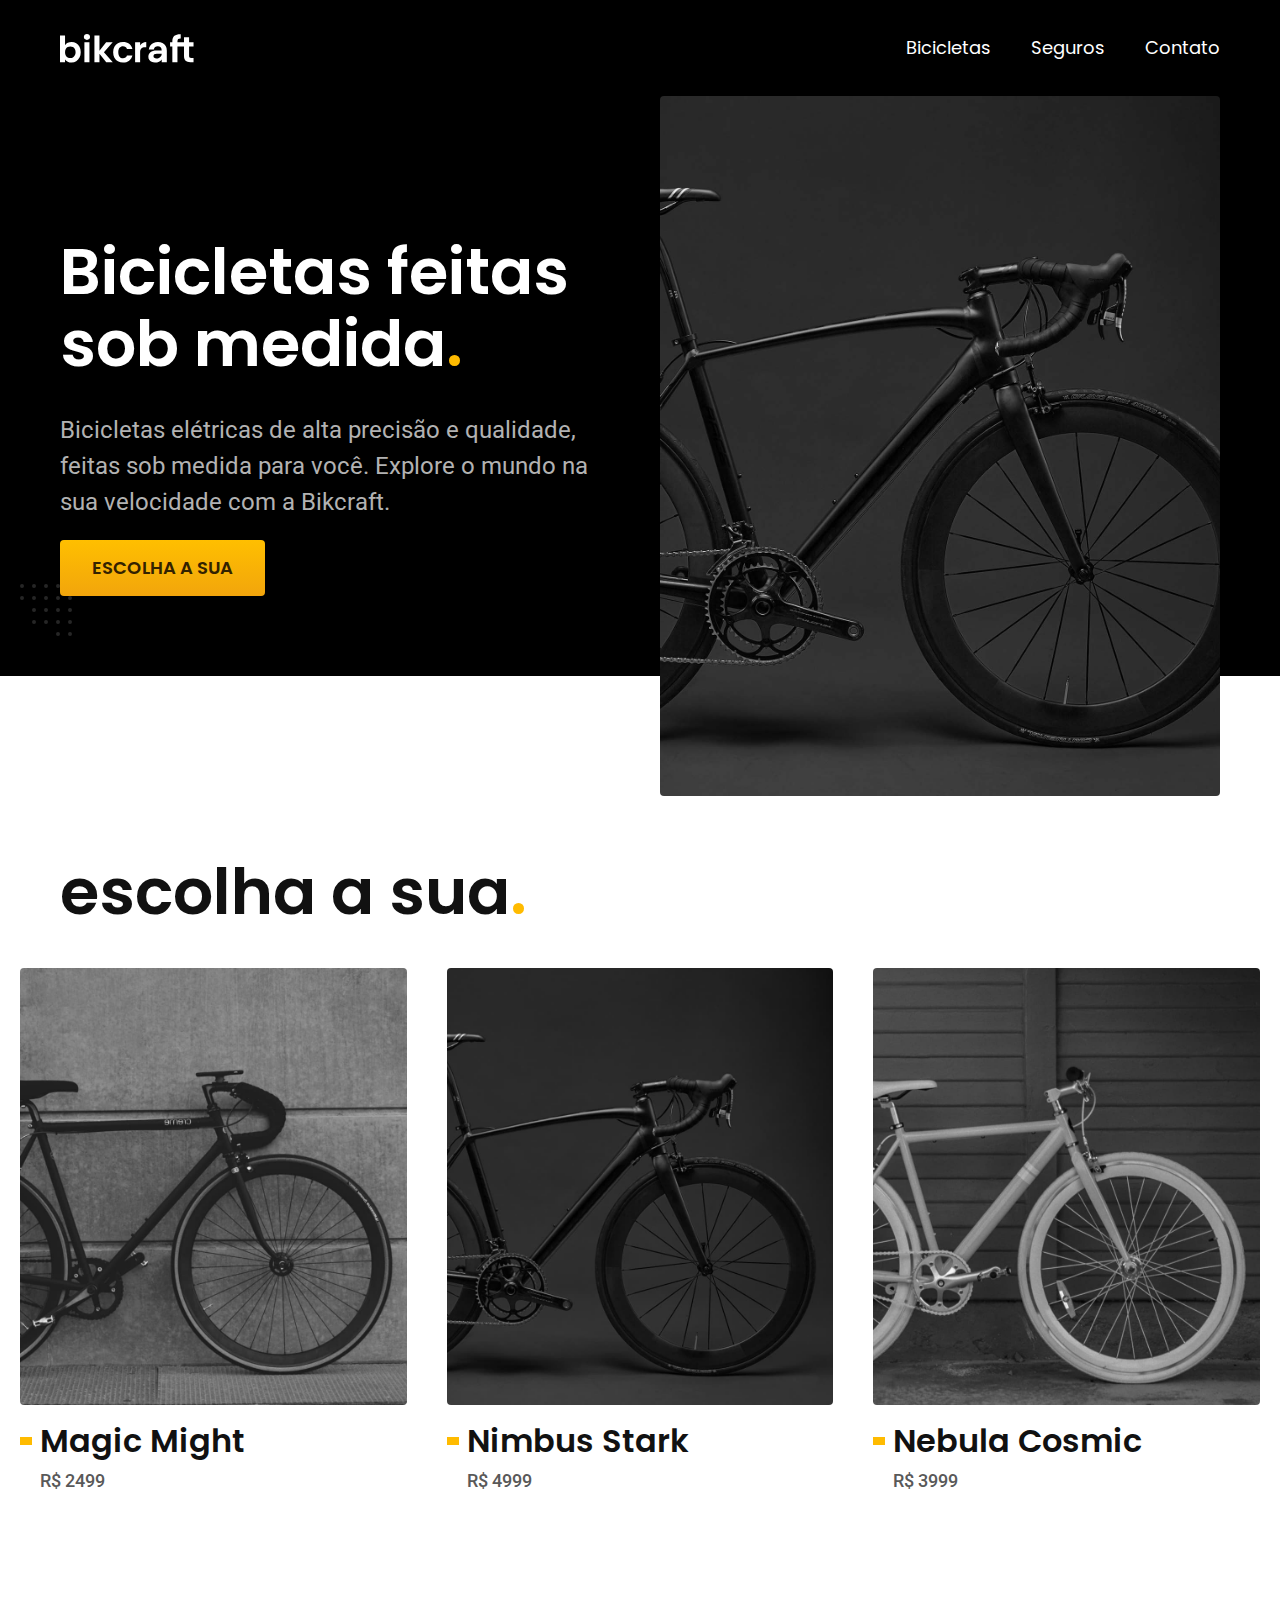
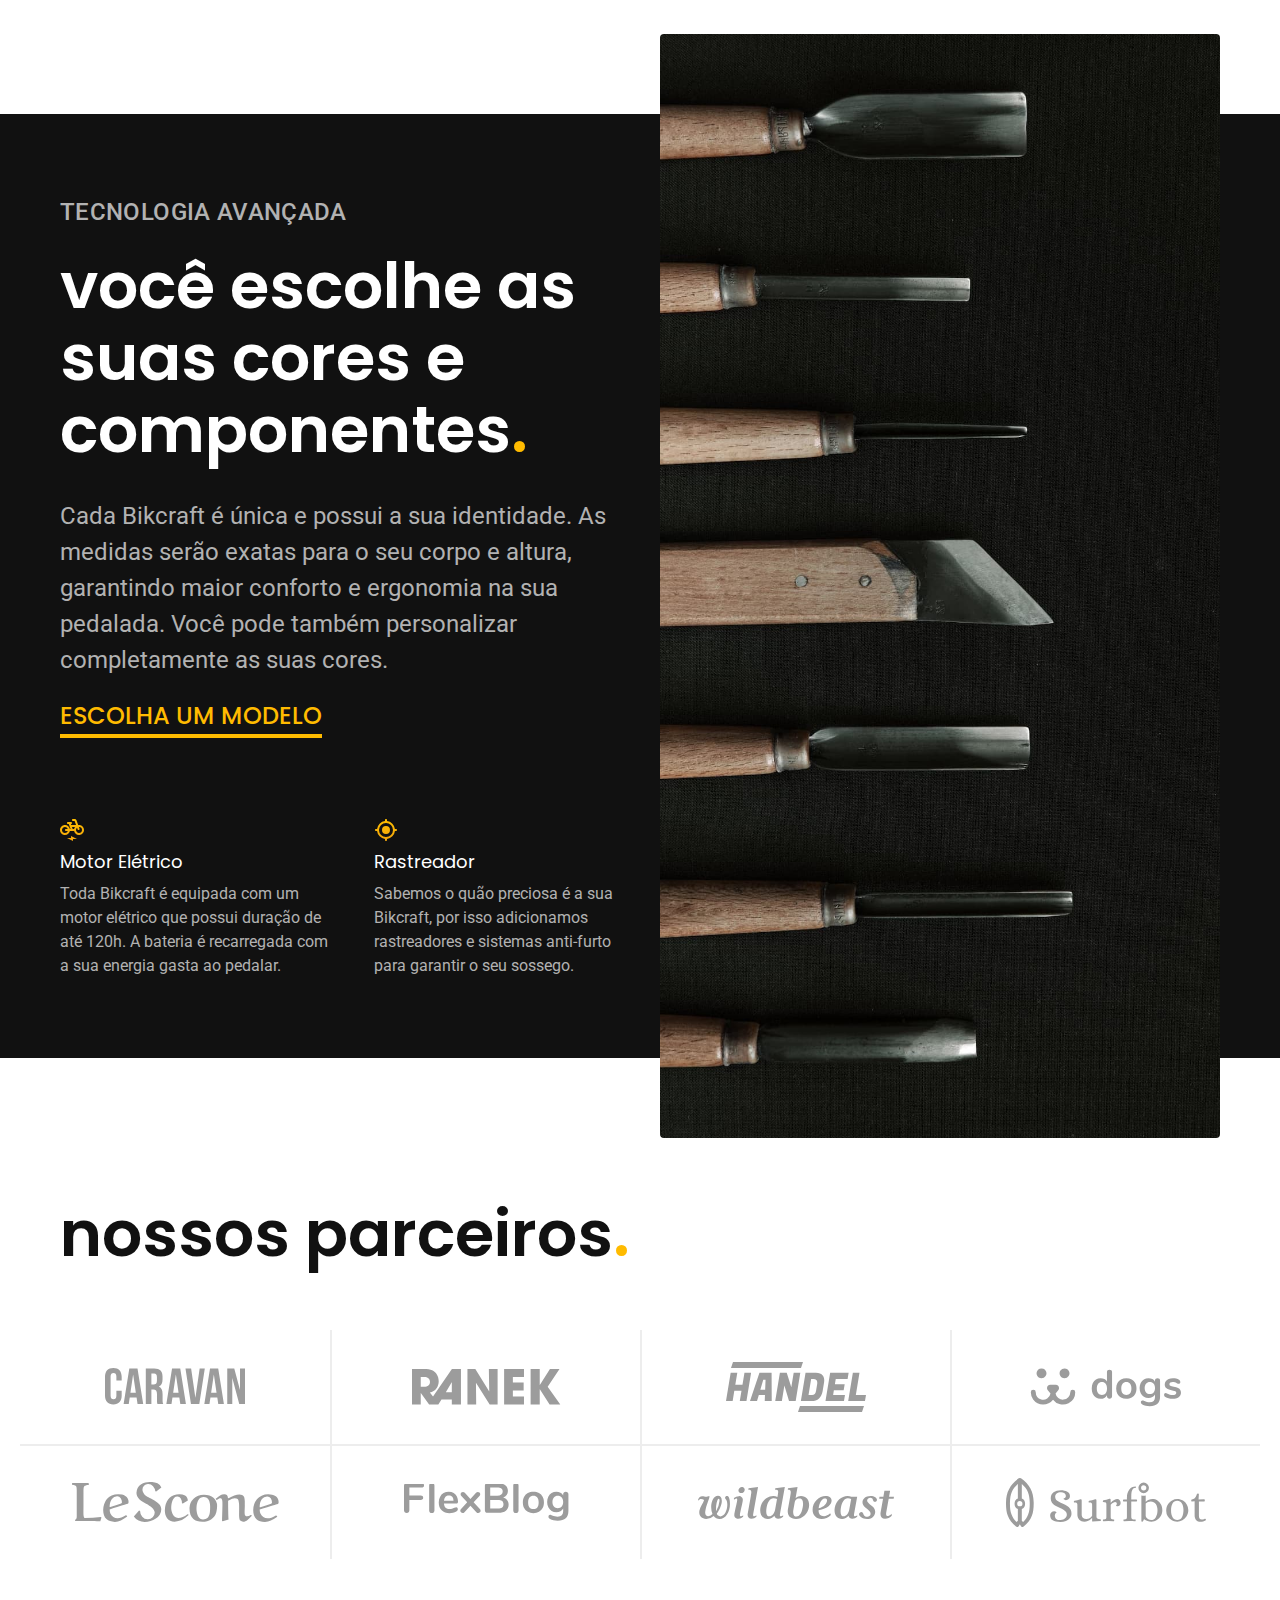
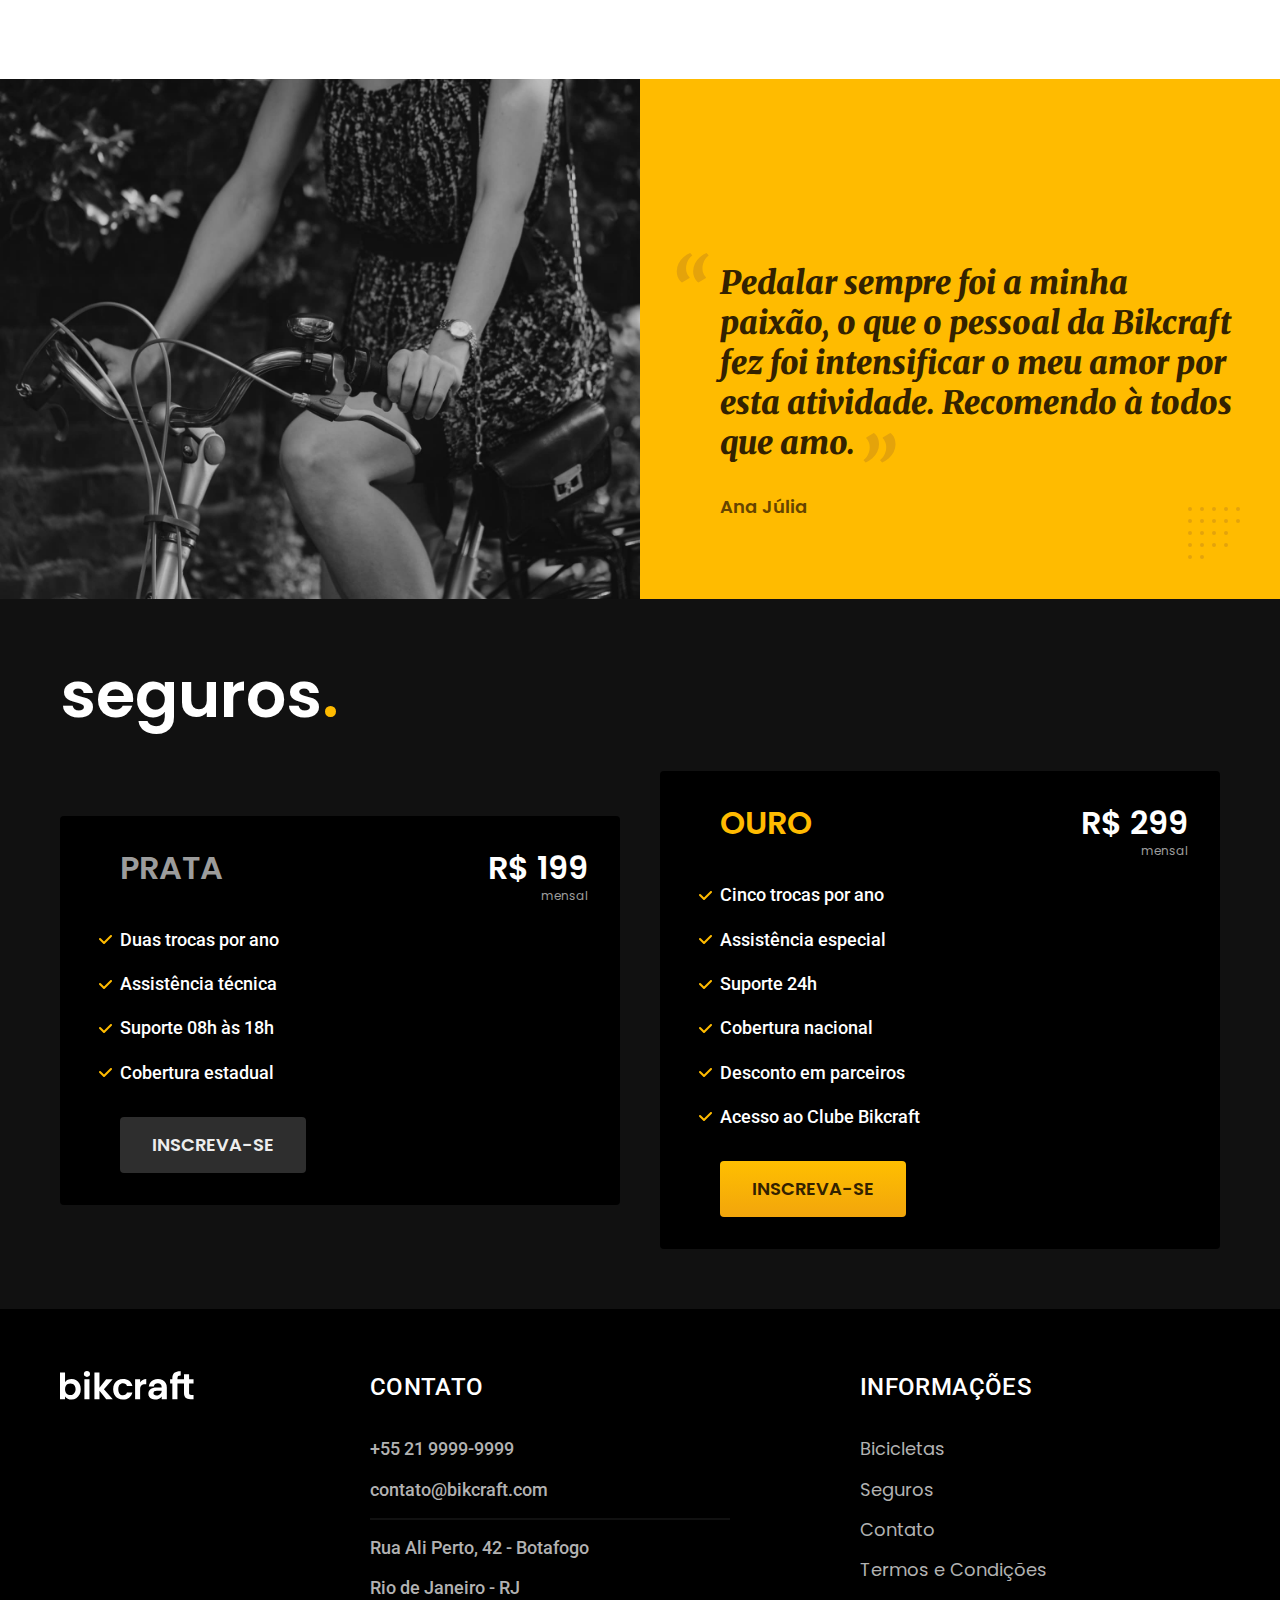
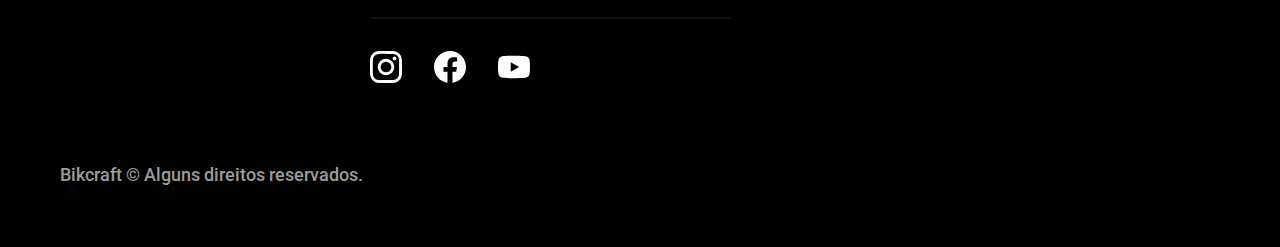
<file: index.html>
<!DOCTYPE html>
<html lang="pt-br">

<head>
  <meta charset="UTF-8">
  <meta name="viewport" content="width=device-width, initial-scale=1.0">

  <title>Bikcraft - Bicicletas Elétricas</title>
  <meta name="description" content="Bicicletas elétricas de alta precisão e qualidade, feitas sob medida para o cliente. Explore o mundo na sua velocidade com a Bikcraft.">

  <link rel="icon" href="./favicon.svg" type="iamge/svg+xml">
  <link rel="preload" href="./css/style.min.css" as="style">
  <link rel="stylesheet" href="./css/style.min.css">

  <script>document.documentElement.classList.add('js');</script>

  <link rel="preconnect" href="https://fonts.googleapis.com">
  <link rel="preconnect" href="https://fonts.gstatic.com" crossorigin>
  <link href="https://fonts.googleapis.com/css2?family=Merriweather:ital,wght@1,900&family=Poppins:wght@400;600&family=Roboto:wght@400;500&display=swap" rel="stylesheet">
</head>

<body>
  <header class="header-bg">
    <div class="header container">
      <a href="./">
        <img src="./img/bikcraft.svg" width="136" height="32" alt="Bikcraft">
      </a>

      <nav aria-label="primaria">
        <ul class="header-menu font-1-m cor-0">
          <li><a href="./bicicletas.html">Bicicletas</a></li>
          <li><a href="./seguros.html">Seguros</a></li>
          <li><a href="./contato.html">Contato</a></li>
        </ul>
      </nav>
    </div>
  </header>

  <main class="introducao-bg">
    <div class="introducao container">
      <div class="introducao-conteudo">
        <h1 class="font-1-xxl cor-0 fadeInDown" data-anime="200">Bicicletas feitas sob medida<span class="cor-p1">.</span></h1>
        <p class="font-2-l cor-5 fadeInDown" data-anime="400">Bicicletas elétricas de alta precisão e qualidade, feitas sob medida para você. Explore o mundo na sua velocidade com a Bikcraft.</p>
        <a class="botao fadeInDown" data-anime="600" href="./bicicletas.html">Escolha a sua</a>
      </div>
      <picture data-anime="800" class="fadeInDown">
        <source media="(max-width: 800px)" srcset="./img/bicicletas/nimbus.jpg">
        <img src="./img/fotos/introducao.jpg" width="1280" height="1600" alt="Bicicleta elétrica preta.">
      </picture>
    </div>
  </main>

  <article class="bicicletas-lista">
    <h2 class="container font-1-xxl">escolha a sua<span class="cor-p1">.</span></h2>

    <ul>
      <li>
        <a href="./bicicletas/magic.html">
          <img src="./img/bicicletas/magic-home.jpg" alt="Bicicleta preta" width="920" height="1040">
          <h3 class="font-1-xl">Magic Might</h3>
          <span class="font-2-m cor-8">R$ 2499</span>
        </a>
      </li>
      <li>
        <a href="./bicicletas/nimbus.html">
          <img src="./img/bicicletas/nimbus-home.jpg" alt="Bicicleta preta" width="920" height="1040">
          <h3 class="font-1-xl">Nimbus Stark</h3>
          <span class="font-2-m cor-8">R$ 4999</span>
        </a>
      </li>
      <li>
        <a href="./bicicletas/nebula.html">
          <img src="./img/bicicletas/nebula-home.jpg" alt="Bicicleta preta" width="920" height="1040">
          <h3 class="font-1-xl">Nebula Cosmic</h3>
          <span class="font-2-m cor-8">R$ 3999</span>
        </a>
      </li>
    </ul>
  </article>

  <article class="tecnologia-bg">
    <div class="tecnologia container">
      <div class="tecnologia-conteudo">
        <span class="font-2-l-b cor-5">Tecnologia Avançada</span>
        <h2 class="font-1-xxl cor-0">você escolhe as suas cores e componentes<span class="cor-p1">.</span></h2>
        <p class="font-2-l cor-5">Cada Bikcraft é única e possui a sua identidade. As medidas serão exatas para o seu corpo e altura, garantindo maior conforto e ergonomia na sua pedalada. Você pode também personalizar completamente as suas cores.</p>
        <a class="link" href="./bicicletas.html">Escolha um modelo</a>
        <div class="tecnologia-vantagens">
          <div>
            <img src="./img/icones/eletrica.svg" width="24" height="24" alt="">
            <h3 class="font-1-m cor-0">Motor Elétrico</h3>
            <p class="font-2-s cor-5">Toda Bikcraft é equipada com um motor elétrico que possui duração de até 120h. A bateria é recarregada com a sua energia gasta ao pedalar.</p>
          </div>
          <div>
            <img src="./img/icones/rastreador.svg" width="24" height="24" alt="">
            <h3 class="font-1-m cor-0">Rastreador</h3>
            <p class="font-2-s cor-5">Sabemos o quão preciosa é a sua Bikcraft, por isso adicionamos rastreadores e sistemas anti-furto para garantir o seu sossego.</p>
          </div>
        </div>
      </div>
      <div class="tecnologia-imagem">
        <img src="./img/fotos/tecnologia.jpg" width="1200" height="1920" alt="">
      </div>
    </div>
  </article>

  <section class="parceiros" aria-label="Nossos Parceiros">
    <h2 class="container font-1-xxl">nossos parceiros<span class="cor-p1">.</span></h2>

    <ul>
      <li><img src="./img/parceiros/caravan.svg" alt="Caravan" width="140" height="38"></li>
      <li><img src="./img/parceiros/ranek.svg" alt="Ranek" width="149" height="36"></li>
      <li><img src="./img/parceiros/handel.svg" alt="Handel" width="140" height="50"></li>
      <li><img src="./img/parceiros/dogs.svg" alt="Dogs" width="152" height="39"></li>
      <li><img src="./img/parceiros/lescone.svg" alt="LeScone" width="208" height="41"></li>
      <li><img src="./img/parceiros/flexblog.svg" alt="FlexBlog" width="165" height="38"></li>
      <li><img src="./img/parceiros/wildbeast.svg" alt="Wildbeast" width="196" height="34"></li>
      <li><img src="./img/parceiros/surfbot.svg" alt="Surfbot" width="200" height="49"></li>
    </ul>
  </section>

  <section class="depoimento" aria-label="Depoimento">
    <div>
      <img src="./img/fotos/depoimento.jpg" width="1560" height="1360" alt="Pessoa pedalando uma bicicleta Bikcraft">
    </div>
    <div class="depoimento-conteudo">
      <blockquote class="font-1-xl cor-p5">
        <p>Pedalar sempre foi a minha paixão, o que o pessoal da Bikcraft fez foi intensificar o meu amor por esta atividade. Recomendo à todos que amo.</p>
      </blockquote>
      <span class="font-1-m-b cor-p4">Ana Júlia</span>
    </div>
  </section>

  <article class="seguros-bg">
    <div class="seguros container">
      <h2 class="font-1-xxl cor-0">seguros<span class="cor-p1">.</span></h2>
      <div class="seguros-item">
        <h3 class="font-1-xl cor-6">PRATA</h3>
        <span class="font-1-xl cor-0">R$ 199 <span class="font-1-xs cor-6">mensal</span></span>
        <ul class="font-2-m cor-0">
          <li>Duas trocas por ano</li>
          <li>Assistência técnica</li>
          <li>Suporte 08h às 18h</li>
          <li>Cobertura estadual</li>
        </ul>
        <a class="botao secundario" href="./orcamento.html">Inscreva-se</a>
      </div>

      <div class="seguros-item">
        <h3 class="font-1-xl cor-p1">OURO</h3>
        <span class="font-1-xl cor-0">R$ 299 <span class="font-1-xs cor-6">mensal</span></span>
        <ul class="font-2-m cor-0">
          <li>Cinco trocas por ano</li>
          <li>Assistência especial</li>
          <li>Suporte 24h</li>
          <li>Cobertura nacional</li>
          <li>Desconto em parceiros</li>
          <li>Acesso ao Clube Bikcraft</li>
        </ul>
        <a class="botao" href="./orcamento.html">Inscreva-se</a>
      </div>
    </div>
  </article>

  <footer class="footer-bg">
    <div class="footer container">
      <img src="./img/bikcraft.svg" width="136" height="32" alt="Bikcraft">
      <div class="footer-contato">
        <h3 class="font-2-l-b cor-0">Contato</h3>
        <ul class="font-2-m cor-5">
          <li><a href="tel:+552199999999">+55 21 9999-9999</a></li>
          <li><a href="mailto:contato@bikcraft.com">contato@bikcraft.com</a></li>
          <li>Rua Ali Perto, 42 - Botafogo</li>
          <li>Rio de Janeiro - RJ</li>
        </ul>
        <div class="footer-redes">
          <a href="./">
            <img src="./img/redes/instagram.svg" width="32" height="32" alt="Instagram">
          </a>
          <a href="./">
            <img src="./img/redes/facebook.svg" width="32" height="32" alt="Facebook">
          </a>
          <a href="./">
            <img src="./img/redes/youtube.svg" width="32" height="32" alt="Youtube">
          </a>
        </div>
      </div>
      <div class="footer-informacoes">
        <h3 class="font-2-l-b cor-0">Informações</h3>
        <nav>
          <ul class="font-1-m cor-5">
            <li><a href="./bicicletas.html">Bicicletas</a></li>
            <li><a href="./seguros.html">Seguros</a></li>
            <li><a href="./contato.html">Contato</a></li>
            <li><a href="./termos.html">Termos e Condições</a></li>
          </ul>
        </nav>
      </div>
      <p class="footer-copy font-2-m cor-6">Bikcraft © Alguns direitos reservados.</p>
    </div>
  </footer>
  <script src="./js/plugins/simple-anime.js"></script>
  <script src="./js/script.js"></script>
</body>

</html>
</file>
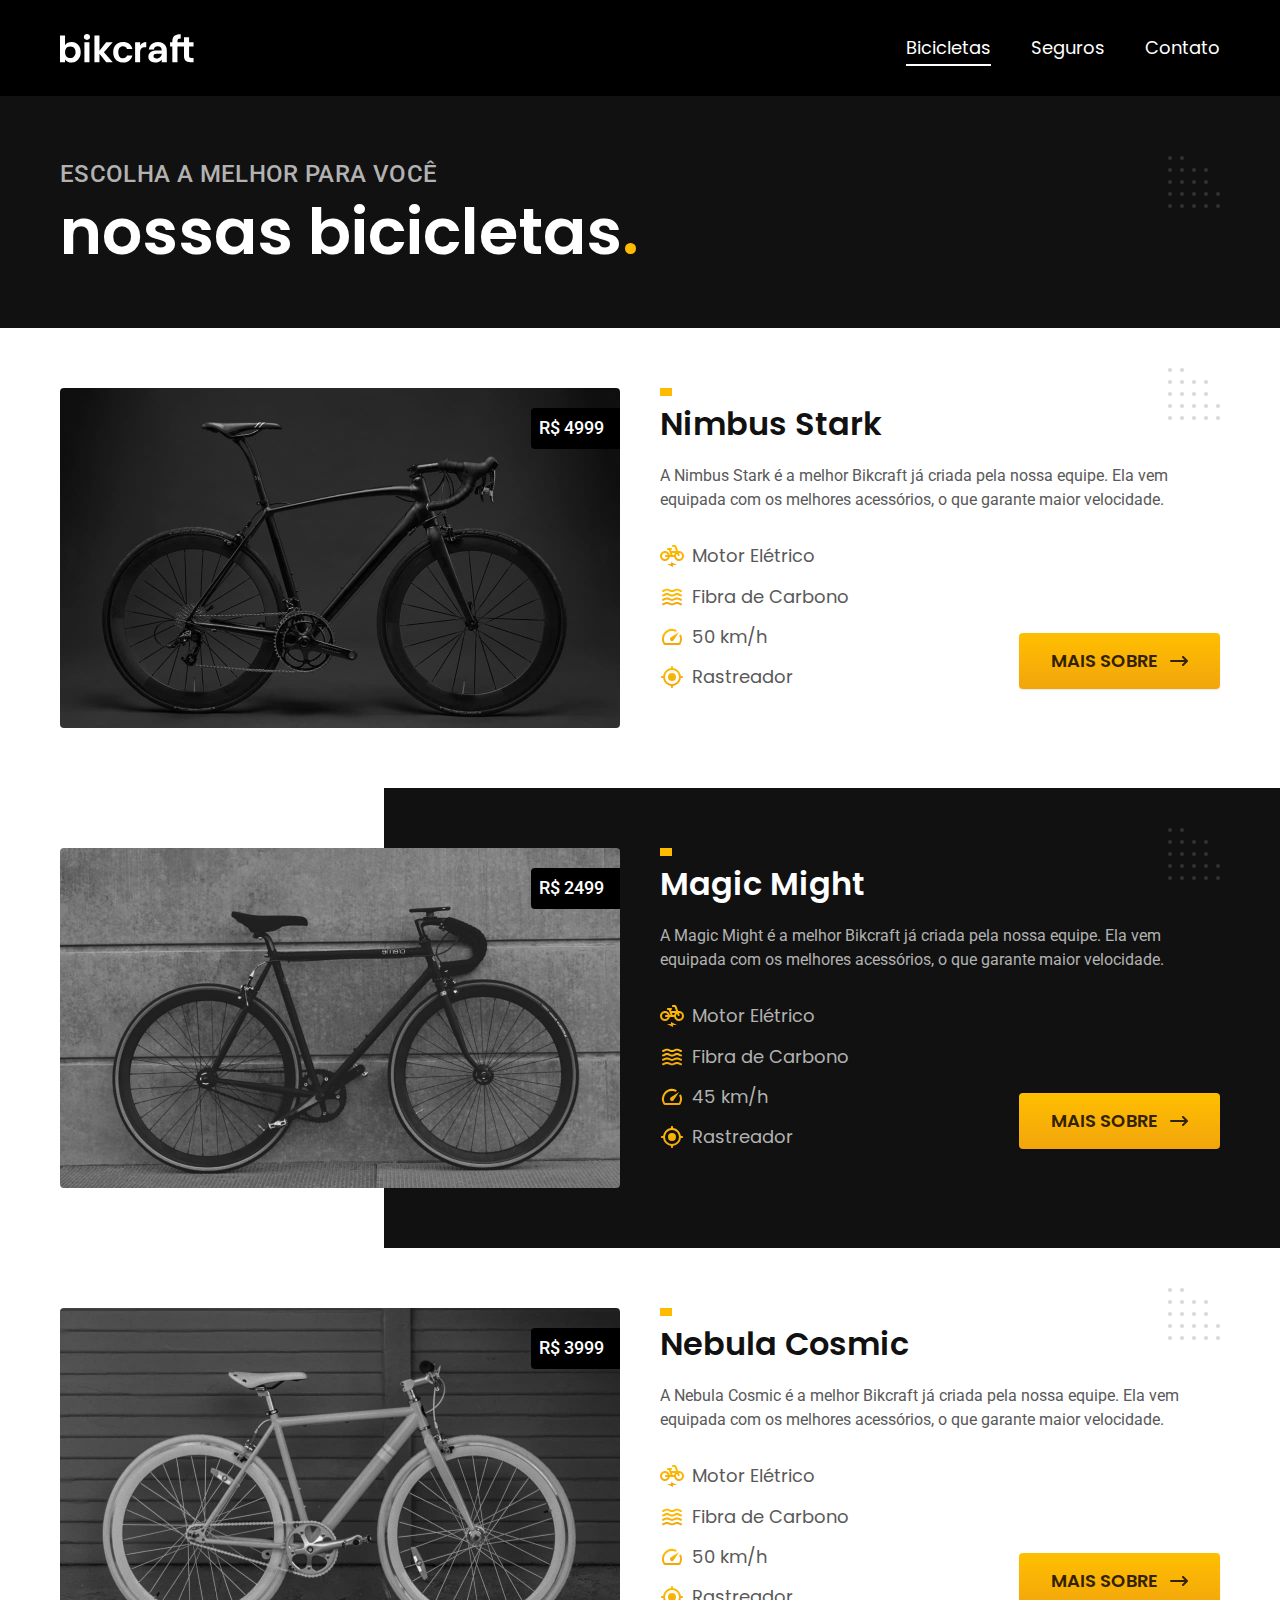
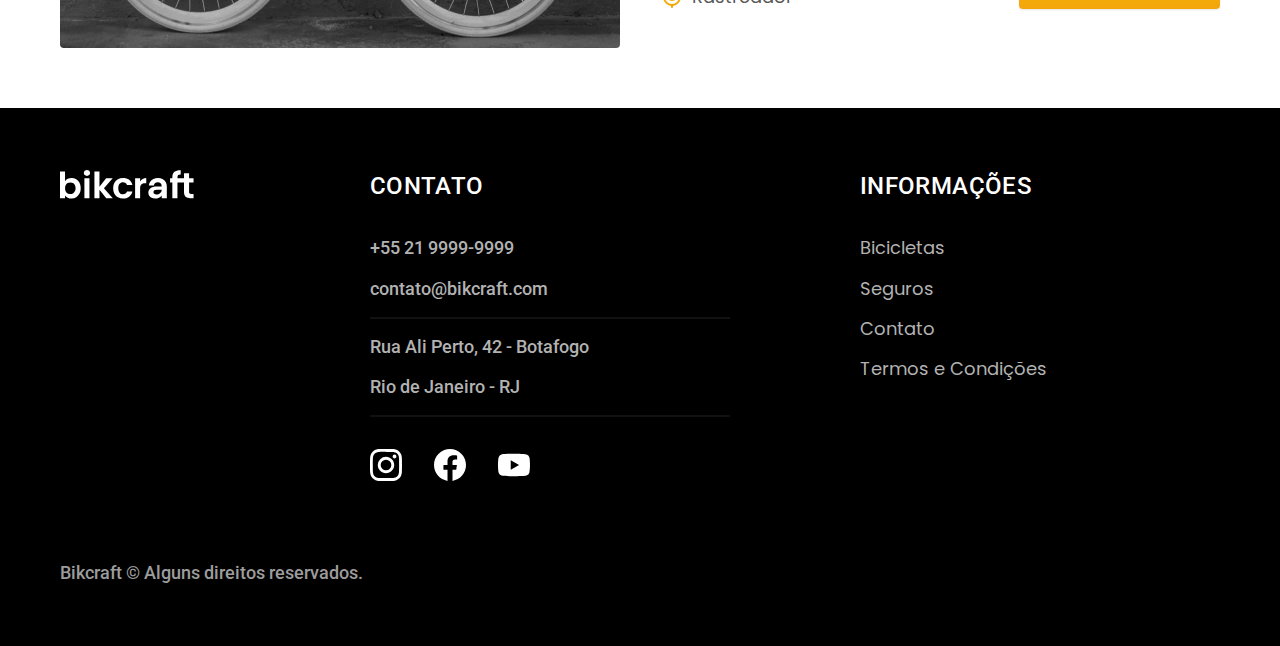
<file: bicicletas.html>
<!DOCTYPE html>
<html lang="pt-br">

<head>
  <meta charset="UTF-8">
  <meta name="viewport" content="width=device-width, initial-scale=1.0">

  <title>Bicicletas | Bikcraft</title>
  <meta name="description" content="Bicicletas">

  <link rel="icon" href="./favicon.svg" type="iamge/svg+xml">
  <link rel="preload" href="./css/style.min.css" as="style">
  <link rel="stylesheet" href="./css/style.min.css">
<script>document.documentElement.classList.add('js');</script>

  <link rel="preconnect" href="https://fonts.googleapis.com">
  <link rel="preconnect" href="https://fonts.gstatic.com" crossorigin>
  <link href="https://fonts.googleapis.com/css2?family=Merriweather:ital,wght@1,900&family=Poppins:wght@400;600&family=Roboto:wght@400;500&display=swap" rel="stylesheet">
</head>

<body id="bicicletas">
  <header class="header-bg">
    <div class="header container">
      <a href="./">
        <img src="./img/bikcraft.svg" alt="Bikcraft">
      </a>

      <nav aria-label="primaria">
        <ul class="header-menu font-1-m cor-0">
          <li><a href="./bicicletas.html">Bicicletas</a></li>
          <li><a href="./seguros.html">Seguros</a></li>
          <li><a href="./contato.html">Contato</a></li>
        </ul>
      </nav>
    </div>
  </header>

  <main>
    <div class="titulo-bg">
      <div class="titulo container">
        <p class="font-2-l-b cor-5">Escolha a melhor para você</p>
        <h1 class="font-1-xxl cor-0">nossas bicicletas<span class="cor-p1">.</span></h1>
      </div>
    </div>

    <div class="bicicletas container">
      <div class="bicicletas-imagem">
        <img src="./img/bicicletas/nimbus.jpg" alt="Bicicleta preta">
        <span class="font-2-m cor-0">R$ 4999</span>
      </div>
      <div class="bicicletas-conteudo">
        <h2 class="font-1-xl">Nimbus Stark</h2>
        <p class="font-2-s cor-8">A Nimbus Stark é a melhor Bikcraft já criada pela nossa equipe. Ela vem equipada com os melhores acessórios, o que garante maior velocidade.</p>
        <ul class="font-1-m cor-8">
          <li>
            <img src="./img/icones/eletrica.svg" alt="">
            Motor Elétrico
          </li>
          <li>
            <img src="./img/icones/carbono.svg" alt="">
            Fibra de Carbono
          </li>
          <li>
            <img src="./img/icones/velocidade.svg" alt="">
            50 km/h
          </li>
          <li>
            <img src="./img/icones/rastreador.svg" alt="">
            Rastreador
          </li>
        </ul>
        <a class="botao seta" href="./bicicletas/nimbus.html">Mais Sobre</a>
      </div>
    </div>

    <div class="bicicletas-bg">
      <div class="bicicletas container">
        <div class="bicicletas-imagem">
          <img src="./img/bicicletas/magic.jpg" alt="Bicicleta preta">
          <span class="font-2-m cor-0">R$ 2499</span>
        </div>
        <div class="bicicletas-conteudo">
          <h2 class="font-1-xl cor-0">Magic Might</h2>
          <p class="font-2-s cor-5">A Magic Might é a melhor Bikcraft já criada pela nossa equipe. Ela vem equipada com os melhores acessórios, o que garante maior velocidade.</p>
          <ul class="font-1-m cor-5">
            <li>
              <img src="./img/icones/eletrica.svg" alt="">
              Motor Elétrico
            </li>
            <li>
              <img src="./img/icones/carbono.svg" alt="">
              Fibra de Carbono
            </li>
            <li>
              <img src="./img/icones/velocidade.svg" alt="">
              45 km/h
            </li>
            <li>
              <img src="./img/icones/rastreador.svg" alt="">
              Rastreador
            </li>
          </ul>
          <a class="botao seta" href="./bicicletas/magic.html">Mais Sobre</a>
        </div>
      </div>
    </div>

    <div class="bicicletas container">
      <div class="bicicletas-imagem">
        <img src="./img/bicicletas/nebula.jpg" alt="Bicicleta preta">
        <span class="font-2-m cor-0">R$ 3999</span>
      </div>
      <div class="bicicletas-conteudo">
        <h2 class="font-1-xl">Nebula Cosmic</h2>
        <p class="font-2-s cor-8">A Nebula Cosmic é a melhor Bikcraft já criada pela nossa equipe. Ela vem equipada com os melhores acessórios, o que garante maior velocidade.</p>
        <ul class="font-1-m cor-8">
          <li>
            <img src="./img/icones/eletrica.svg" alt="">
            Motor Elétrico
          </li>
          <li>
            <img src="./img/icones/carbono.svg" alt="">
            Fibra de Carbono
          </li>
          <li>
            <img src="./img/icones/velocidade.svg" alt="">
            50 km/h
          </li>
          <li>
            <img src="./img/icones/rastreador.svg" alt="">
            Rastreador
          </li>
        </ul>
        <a class="botao seta" href="./bicicletas/nebula.html">Mais Sobre</a>
      </div>
    </div>

  </main>

  <footer class="footer-bg">
    <div class="footer container">
      <img src="./img/bikcraft.svg" alt="Bikcraft">
      <div class="footer-contato">
        <h3 class="font-2-l-b cor-0">Contato</h3>
        <ul class="font-2-m cor-5">
          <li><a href="tel:+552199999999">+55 21 9999-9999</a></li>
          <li><a href="mailto:contato@bikcraft.com">contato@bikcraft.com</a></li>
          <li>Rua Ali Perto, 42 - Botafogo</li>
          <li>Rio de Janeiro - RJ</li>
        </ul>
        <div class="footer-redes">
          <a href="./">
            <img src="./img/redes/instagram.svg" alt="Instagram">
          </a>
          <a href="./">
            <img src="./img/redes/facebook.svg" alt="Facebook">
          </a>
          <a href="./">
            <img src="./img/redes/youtube.svg" alt="Youtube">
          </a>
        </div>
      </div>
      <div class="footer-informacoes">
        <h3 class="font-2-l-b cor-0">Informações</h3>
        <nav>
          <ul class="font-1-m cor-5">
            <li><a href="./bicicletas.html">Bicicletas</a></li>
            <li><a href="./seguros.html">Seguros</a></li>
            <li><a href="./contato.html">Contato</a></li>
            <li><a href="./termos.html">Termos e Condições</a></li>
          </ul>
        </nav>
      </div>
      <p class="footer-copy font-2-m cor-6">Bikcraft © Alguns direitos reservados.</p>
    </div>
  </footer>
<script src="./js/script.js"></script>
</body>

</html>
</file>
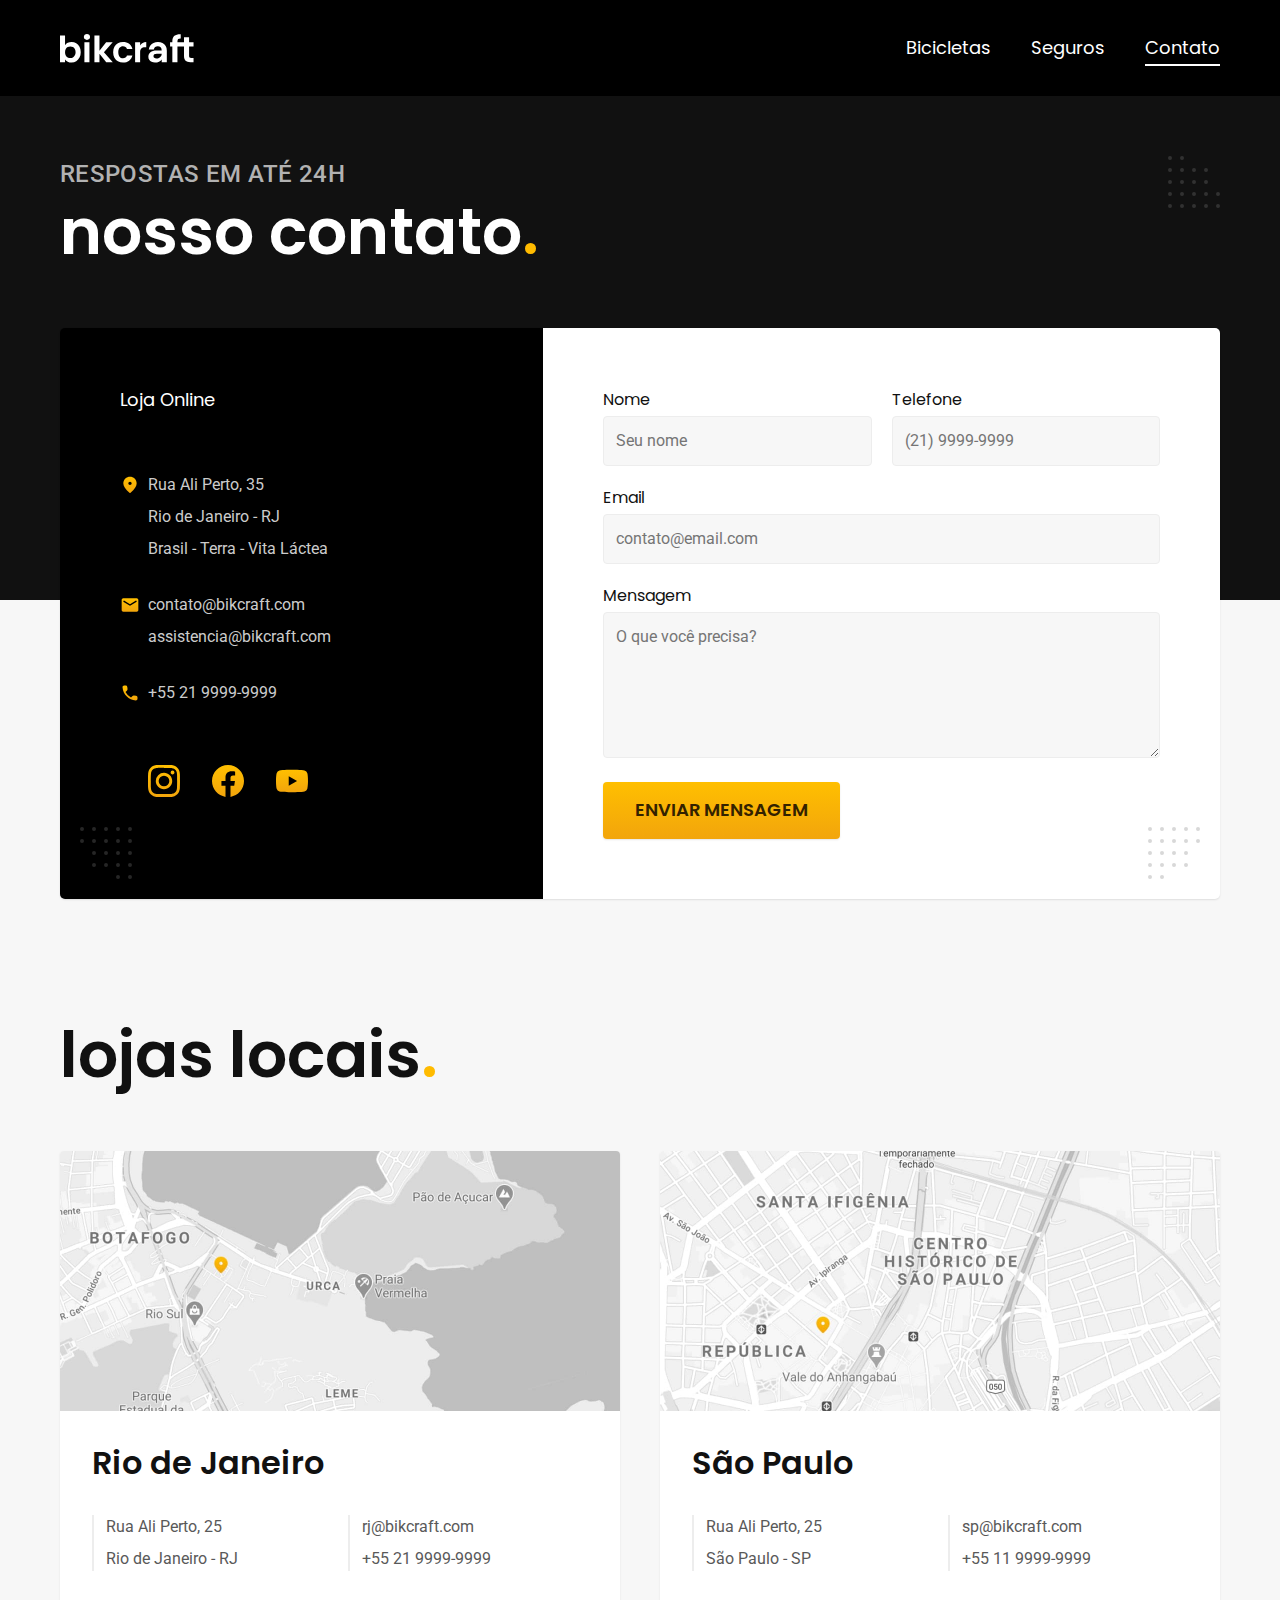
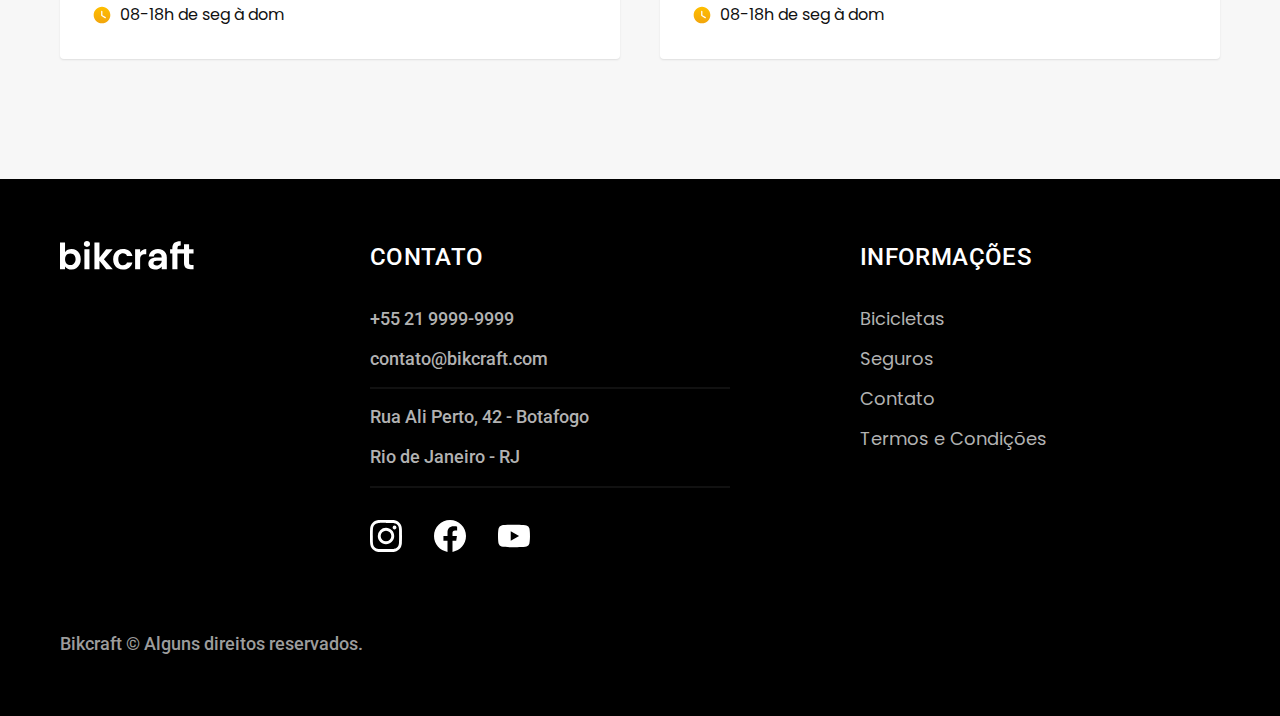
<file: contato.html>
<!DOCTYPE html>
<html lang="pt-br">

<head>
  <meta charset="UTF-8">
  <meta name="viewport" content="width=device-width, initial-scale=1.0">

  <title>Contato | Bikcraft</title>
  <meta name="description" content="Contato.">

  <link rel="icon" href="./favicon.svg" type="iamge/svg+xml">
  <link rel="preload" href="./css/style.min.css" as="style">
  <link rel="stylesheet" href="./css/style.min.css">
<script>document.documentElement.classList.add('js');</script>

  <link rel="preconnect" href="https://fonts.googleapis.com">
  <link rel="preconnect" href="https://fonts.gstatic.com" crossorigin>
  <link href="https://fonts.googleapis.com/css2?family=Merriweather:ital,wght@1,900&family=Poppins:wght@400;600&family=Roboto:wght@400;500&display=swap" rel="stylesheet">
</head>

<body id="contato">
  <header class="header-bg">
    <div class="header container">
      <a href="./">
        <img src="./img/bikcraft.svg" alt="Bikcraft">
      </a>

      <nav aria-label="primaria">
        <ul class="header-menu font-1-m cor-0">
          <li><a href="./bicicletas.html">Bicicletas</a></li>
          <li><a href="./seguros.html">Seguros</a></li>
          <li><a href="./contato.html">Contato</a></li>
        </ul>
      </nav>
    </div>
  </header>

  <main>
    <div class="titulo-bg">
      <div class="titulo container">
        <p class="font-2-l-b cor-5">Respostas em até 24h</p>
        <h1 class="font-1-xxl cor-0">nosso contato<span class="cor-p1">.</span></h1>
      </div>
    </div>

    <div class="contato container">
      <section class="contato-dados" aria-label="Endereço">
        <h2 class="font-1-m cor-0">Loja Online</h2>
        <div class="contato-endereco font-2-s cor-4">
          <p>Rua Ali Perto, 35</p>
          <p>Rio de Janeiro - RJ</p>
          <p>Brasil - Terra - Vita Láctea</p>
        </div>
        <address class="contato-meios font-2-s cor-4">
          <a href="mailto:contato@bikcraft.com">contato@bikcraft.com</a>
          <a href="mailto:assistencia@bikcraft.com">assistencia@bikcraft.com</a>
          <a href="tel:+552199999999">+55 21 9999-9999</a>
        </address>
        <div class="contato-redes">
          <a href="./">
            <img src="./img/redes/instagram-p.svg" alt="Instagram">
          </a>
          <a href="./">
            <img src="./img/redes/facebook-p.svg" alt="Facebook">
          </a>
          <a href="./">
            <img src="./img/redes/youtube-p.svg" alt="Youtube">
          </a>
        </div>
      </section>
      <section class="contato-formulario" aria-label="Formulário">
        <form class="form" action="./contato.html">
          <div>
            <label for="nome">Nome</label>
            <input type="text" id="nome" name="nome" placeholder="Seu nome">
          </div>
          <div>
            <label for="telefone">Telefone</label>
            <input type="text" id="telefone" name="telefone" placeholder="(21) 9999-9999">
          </div>
          <div class="col-2">
            <label for="email">Email</label>
            <input type="email" id="email" name="email" placeholder="contato@email.com">
          </div>
          <div class="col-2">
            <label for="mensagem">Mensagem</label>
            <textarea rows="5" id="mensagem" name="mensagem" placeholder="O que você precisa?"></textarea>
          </div>
          <button class="botao col-2">Enviar Mensagem</button>
        </form>
      </section>
    </div>
  </main>

  <article class="lojas container">
    <h2 class="font-1-xxl">lojas locais<span class="cor-p1">.</span></h2>
    <div class="lojas-item">
      <img src="./img/lojas/rj.jpg" alt="mapa marcando o endereço em Rua Ali Perto, 25 - Rio de Janeiro - RJ">
      <div class="lojas-conteudo">
        <h3 class="font-1-xl">Rio de Janeiro</h3>
        <div class="lojas-dados font-2-s cor-8">
          <p>Rua Ali Perto, 25</p>
          <p>Rio de Janeiro - RJ</p>
        </div>
        <div class="lojas-dados font-2-s cor-8">
          <a href="mailto:rj@bikcraft.com">rj@bikcraft.com</a>
          <a href="tel:+552199999999">+55 21 9999-9999</a>
        </div>
        <p class="lojas-tempo font-1-s"><img src="./img/icones/horario.svg" alt="">08-18h de seg à dom</p>
      </div>
    </div>

    <div class="lojas-item">
      <img src="./img/lojas/sp.jpg" alt="mapa marcando o endereço em Rua Ali Perto, 25 - São Paulo - SP">
      <div class="lojas-conteudo">
        <h3 class="font-1-xl">São Paulo</h3>
        <div class="lojas-dados font-2-s cor-8">
          <p>Rua Ali Perto, 25</p>
          <p>São Paulo - SP</p>
        </div>
        <div class="lojas-dados font-2-s cor-8">
          <a href="mailto:sp@bikcraft.com">sp@bikcraft.com</a>
          <a href="tel:+551199999999">+55 11 9999-9999</a>
        </div>
        <p class="lojas-tempo font-1-s"><img src="./img/icones/horario.svg" alt="">08-18h de seg à dom</p>
      </div>
    </div>
  </article>

  <footer class="footer-bg">
    <div class="footer container">
      <img src="./img/bikcraft.svg" alt="Bikcraft">
      <div class="footer-contato">
        <h3 class="font-2-l-b cor-0">Contato</h3>
        <ul class="font-2-m cor-5">
          <li><a href="tel:+552199999999">+55 21 9999-9999</a></li>
          <li><a href="mailto:contato@bikcraft.com">contato@bikcraft.com</a></li>
          <li>Rua Ali Perto, 42 - Botafogo</li>
          <li>Rio de Janeiro - RJ</li>
        </ul>
        <div class="footer-redes">
          <a href="./">
            <img src="./img/redes/instagram.svg" alt="Instagram">
          </a>
          <a href="./">
            <img src="./img/redes/facebook.svg" alt="Facebook">
          </a>
          <a href="./">
            <img src="./img/redes/youtube.svg" alt="Youtube">
          </a>
        </div>
      </div>
      <div class="footer-informacoes">
        <h3 class="font-2-l-b cor-0">Informações</h3>
        <nav>
          <ul class="font-1-m cor-5">
            <li><a href="./bicicletas.html">Bicicletas</a></li>
            <li><a href="./seguros.html">Seguros</a></li>
            <li><a href="./contato.html">Contato</a></li>
            <li><a href="./termos.html">Termos e Condições</a></li>
          </ul>
        </nav>
      </div>
      <p class="footer-copy font-2-m cor-6">Bikcraft © Alguns direitos reservados.</p>
    </div>
  </footer>
<script src="./js/script.js"></script>
</body>

</html>
</file>
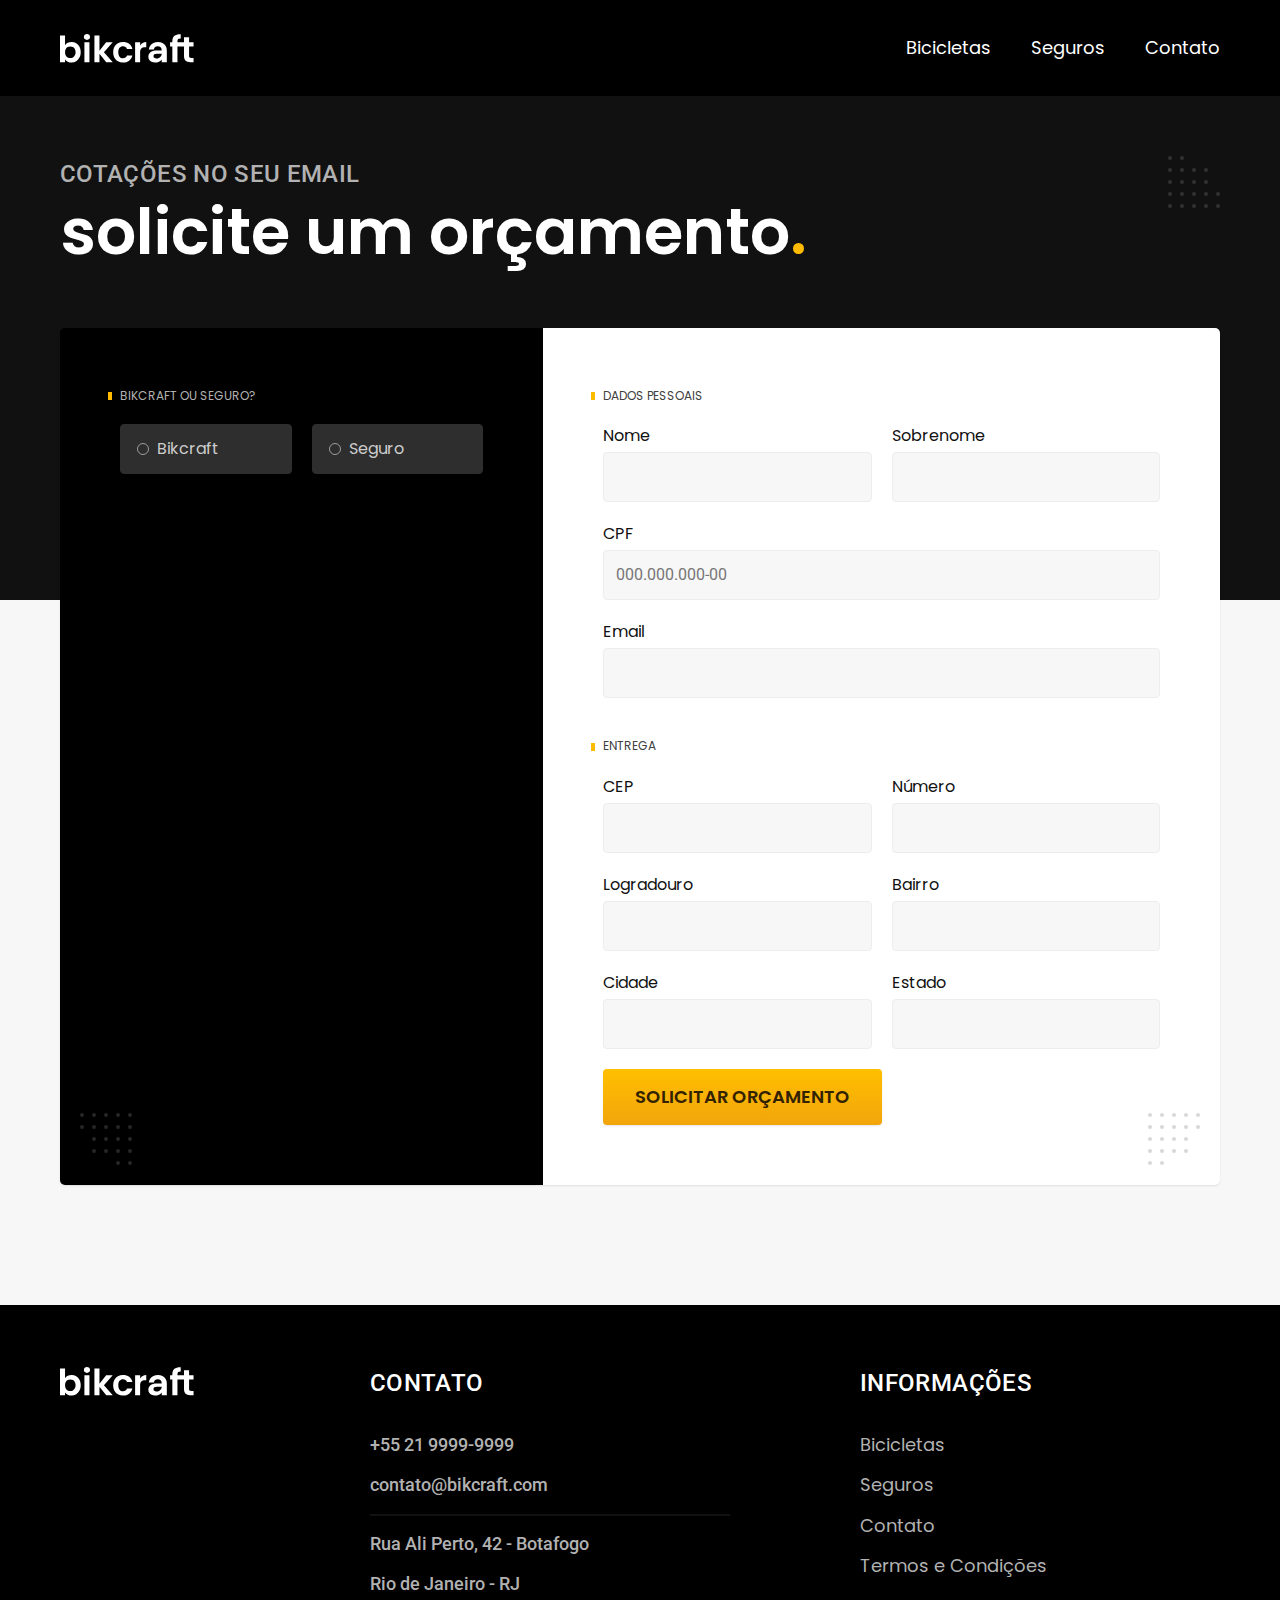
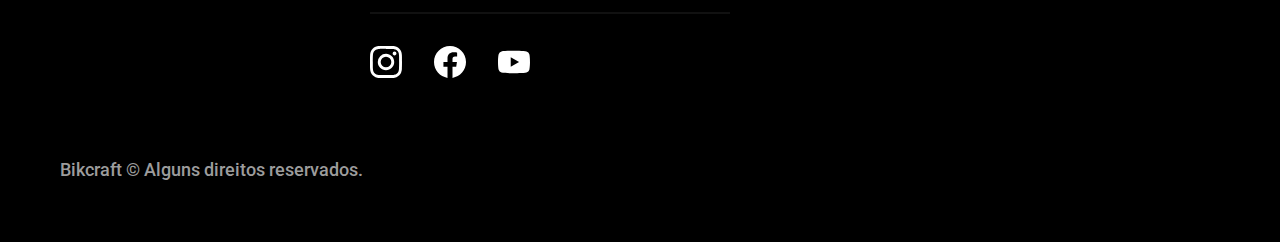
<file: orcamento.html>
<!DOCTYPE html>
<html lang="pt-br">

<head>
  <meta charset="UTF-8">
  <meta name="viewport" content="width=device-width, initial-scale=1.0">

  <title>Orçamento | Bikcraft</title>
  <meta name="description" content="Orçamento.">

  <link rel="icon" href="./favicon.svg" type="iamge/svg+xml">
  <link rel="preload" href="./css/style.min.css" as="style">
  <link rel="stylesheet" href="./css/style.min.css">
<script>document.documentElement.classList.add('js');</script>

  <link rel="preconnect" href="https://fonts.googleapis.com">
  <link rel="preconnect" href="https://fonts.gstatic.com" crossorigin>
  <link href="https://fonts.googleapis.com/css2?family=Merriweather:ital,wght@1,900&family=Poppins:wght@400;600&family=Roboto:wght@400;500&display=swap" rel="stylesheet">
</head>

<body id="orcamento">
  <header class="header-bg">
    <div class="header container">
      <a href="./">
        <img src="./img/bikcraft.svg" alt="Bikcraft">
      </a>

      <nav aria-label="primaria">
        <ul class="header-menu font-1-m cor-0">
          <li><a href="./bicicletas.html">Bicicletas</a></li>
          <li><a href="./seguros.html">Seguros</a></li>
          <li><a href="./contato.html">Contato</a></li>
        </ul>
      </nav>
    </div>
  </header>

  <main>
    <div class="titulo-bg">
      <div class="titulo container">
        <p class="font-2-l-b cor-5">Cotações no seu email</p>
        <h1 class="font-1-xxl cor-0">solicite um orçamento<span class="cor-p1">.</span></h1>
      </div>
    </div>

    <form class="orcamento container" action="./orcamento.html">
      <div class="orcamento-produto">
        <h2 class="font-1-xs cor-5">Bikcraft ou Seguro?</h2>

        <input type="radio" name="tipo" value="bikcraft" id="bikcraft">
        <label for="bikcraft">Bikcraft</label>

        <input type="radio" name="tipo" value="seguro" id="seguro">
        <label for="seguro">Seguro</label>

        <div class="orcamento-conteudo" id="orcamento-bikcraft">
          <h2 class="font-1-xs cor-5">Escolha a sua</h2>

          <input type="radio" name="produto" value="nimbus" id="nimbus">
          <label for="nimbus">Nimbus Stark <span>R$ 4999</span></label>
          <div class="orcamento-detalhes">
            <ul class="font-1-xs cor-8">
              <li><img src="./img/icones/eletrica.svg" alt=""> Motor Elétrico</li>
              <li><img src="./img/icones/carbono.svg" alt=""> Fibra de Carbono</li>
              <li><img src="./img/icones/velocidade.svg" alt=""> 50 km/h</li>
              <li><img src="./img/icones/rastreador.svg" alt=""> Rastreador</li>
            </ul>
            <img src="./img/bicicletas/nimbus.jpg" alt="Bicicleta preta">
          </div>

          <input type="radio" name="produto" value="magic" id="magic">
          <label for="magic">Magic Might <span>R$ 2499</span></label>
          <div class="orcamento-detalhes">
            <ul class="font-1-xs cor-8">
              <li><img src="./img/icones/eletrica.svg" alt=""> Motor Elétrico</li>
              <li><img src="./img/icones/carbono.svg" alt=""> Fibra de Carbono</li>
              <li><img src="./img/icones/velocidade.svg" alt=""> 45 km/h</li>
              <li><img src="./img/icones/rastreador.svg" alt=""> Rastreador</li>
            </ul>
            <img src="./img/bicicletas/magic.jpg" alt="Bicicleta preta">
          </div>

          <input type="radio" name="produto" value="nebula" id="nebula">
          <label for="nebula">Nebula Cosmic <span>R$ 3999</span></label>
          <div class="orcamento-detalhes">
            <ul class="font-1-xs cor-8">
              <li><img src="./img/icones/eletrica.svg" alt=""> Motor Elétrico</li>
              <li><img src="./img/icones/carbono.svg" alt=""> Fibra de Carbono</li>
              <li><img src="./img/icones/velocidade.svg" alt=""> 40 km/h</li>
              <li><img src="./img/icones/rastreador.svg" alt=""> Rastreador</li>
            </ul>
            <img src="./img/bicicletas/nebula.jpg" alt="Bicicleta branca">
          </div>

        </div>

        <div class="orcamento-conteudo" id="orcamento-seguro">
          <h2 class="font-1-xs cor-5">Escolha o plano</h2>

          <input type="radio" name="produto" value="prata" id="prata">
          <label for="prata">Prata <span>R$ 199</span></label>

          <input type="radio" name="produto" value="ouro" id="ouro">
          <label for="ouro">Ouro <span>R$ 299</span></label>
        </div>
      </div>
      <div class="orcamento-dados form">
        <h2 class="font-1-xs cor-9 col-2">dados pessoais</h2>
        <div>
          <label for="nome">Nome</label>
          <input type="text" id="nome" name="nome">
        </div>
        <div>
          <label for="sobrenome">Sobrenome</label>
          <input type="text" id="sobrenome" name="sobrenome">
        </div>
        <div class="col-2">
          <label for="cpf">CPF</label>
          <input type="text" id="cpf" name="cpf" placeholder="000.000.000-00">
        </div>
        <div class="col-2">
          <label for="email">Email</label>
          <input type="email" id="email" name="email">
        </div>
        <h2 class="font-1-xs cor-9 col-2">entrega</h2>
        <div>
          <label for="cep">CEP</label>
          <input type="text" id="cep" name="cep">
        </div>
        <div>
          <label for="numero">Número</label>
          <input type="text" id="numero" name="numero">
        </div>
        <div>
          <label for="logradouro">Logradouro</label>
          <input type="text" id="logradouro" name="logradouro">
        </div>
        <div>
          <label for="bairro">Bairro</label>
          <input type="text" id="bairro" name="bairro">
        </div>
        <div>
          <label for="cidade">Cidade</label>
          <input type="text" id="cidade" name="cidade">
        </div>
        <div>
          <label for="estado">Estado</label>
          <input type="text" id="estado" name="estado">
        </div>
        <button class="botao col-2">Solicitar Orçamento</button>
      </div>
    </form>
  </main>

  <footer class="footer-bg">
    <div class="footer container">
      <img src="./img/bikcraft.svg" alt="Bikcraft">
      <div class="footer-contato">
        <h3 class="font-2-l-b cor-0">Contato</h3>
        <ul class="font-2-m cor-5">
          <li><a href="tel:+552199999999">+55 21 9999-9999</a></li>
          <li><a href="mailto:contato@bikcraft.com">contato@bikcraft.com</a></li>
          <li>Rua Ali Perto, 42 - Botafogo</li>
          <li>Rio de Janeiro - RJ</li>
        </ul>
        <div class="footer-redes">
          <a href="./">
            <img src="./img/redes/instagram.svg" alt="Instagram">
          </a>
          <a href="./">
            <img src="./img/redes/facebook.svg" alt="Facebook">
          </a>
          <a href="./">
            <img src="./img/redes/youtube.svg" alt="Youtube">
          </a>
        </div>
      </div>
      <div class="footer-informacoes">
        <h3 class="font-2-l-b cor-0">Informações</h3>
        <nav>
          <ul class="font-1-m cor-5">
            <li><a href="./bicicletas.html">Bicicletas</a></li>
            <li><a href="./seguros.html">Seguros</a></li>
            <li><a href="./contato.html">Contato</a></li>
            <li><a href="./termos.html">Termos e Condições</a></li>
          </ul>
        </nav>
      </div>
      <p class="footer-copy font-2-m cor-6">Bikcraft © Alguns direitos reservados.</p>
    </div>
  </footer>
<script src="./js/script.js"></script>
</body>

</html>
</file>
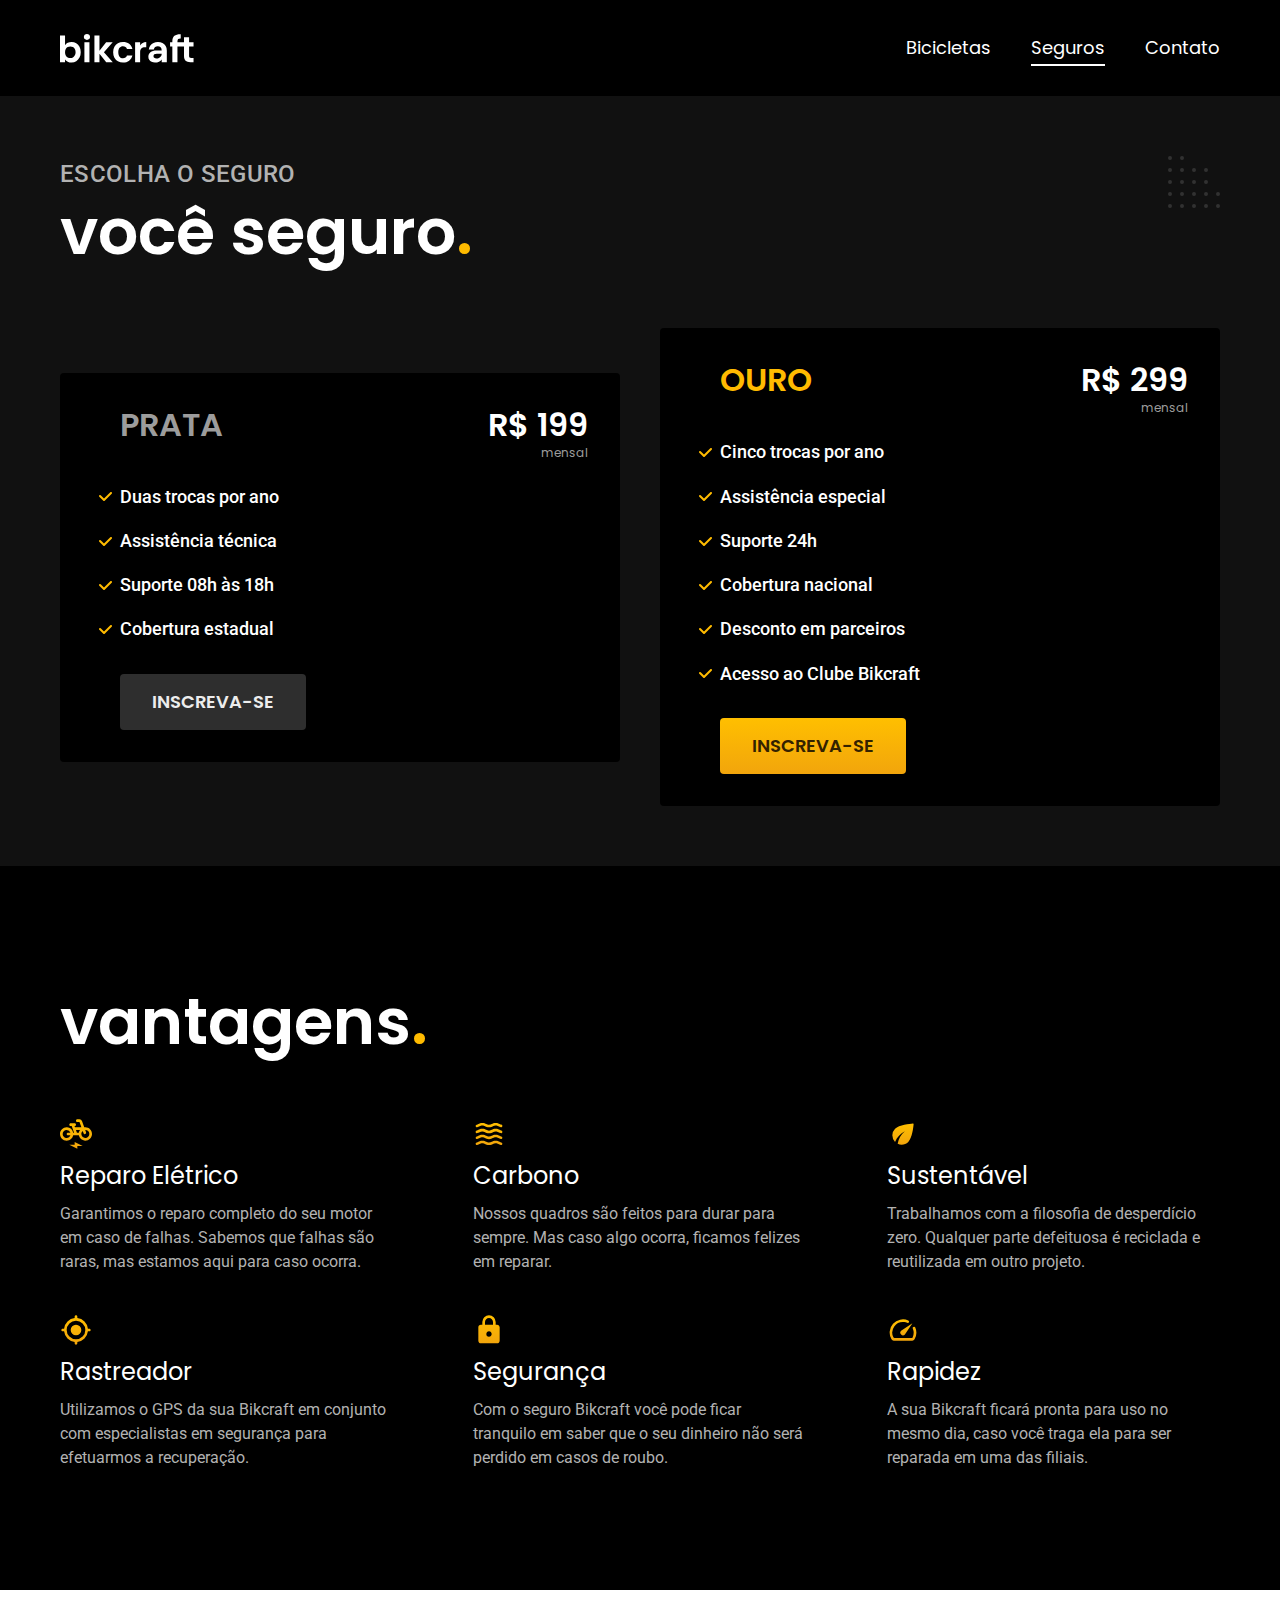
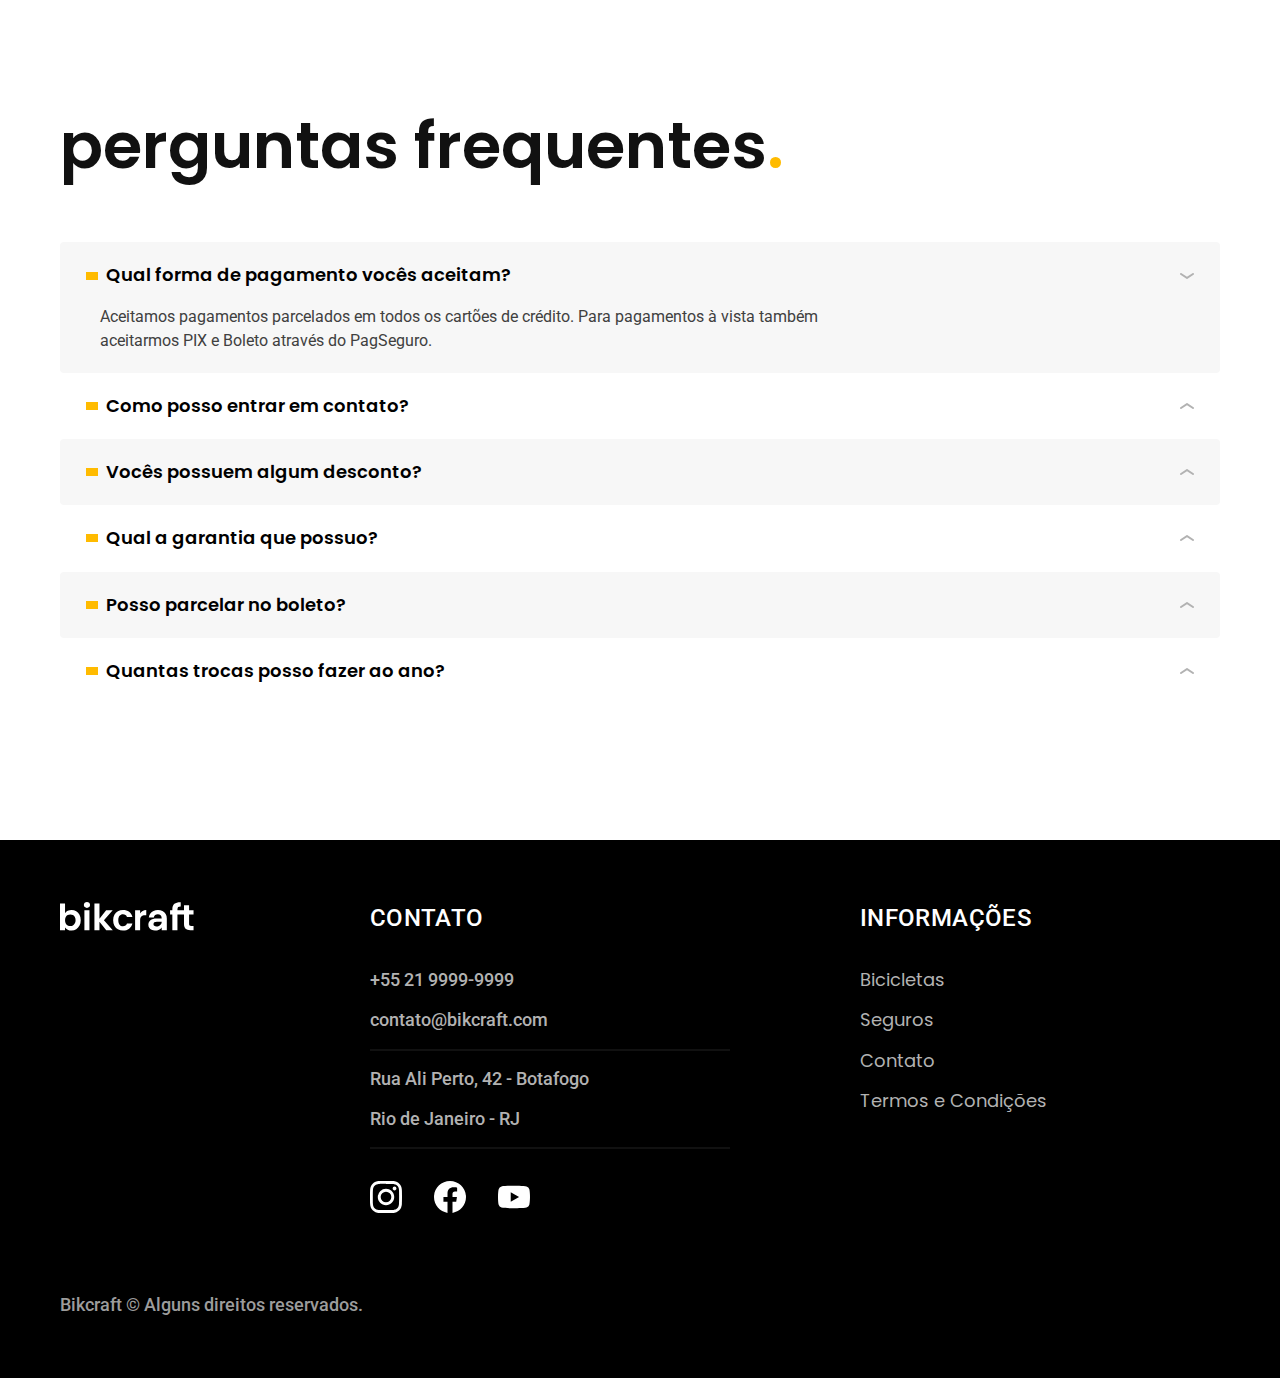
<file: seguros.html>
<!DOCTYPE html>
<html lang="pt-br">

<head>
  <meta charset="UTF-8">
  <meta name="viewport" content="width=device-width, initial-scale=1.0">

  <title>Seguros | Bikcraft</title>
  <meta name="description" content="Seguros.">

  <link rel="icon" href="./favicon.svg" type="iamge/svg+xml">
  <link rel="preload" href="./css/style.min.css" as="style">
  <link rel="stylesheet" href="./css/style.min.css">
<script>document.documentElement.classList.add('js');</script>

  <link rel="preconnect" href="https://fonts.googleapis.com">
  <link rel="preconnect" href="https://fonts.gstatic.com" crossorigin>
  <link href="https://fonts.googleapis.com/css2?family=Merriweather:ital,wght@1,900&family=Poppins:wght@400;600&family=Roboto:wght@400;500&display=swap" rel="stylesheet">
</head>

<body id="seguros">
  <header class="header-bg">
    <div class="header container">
      <a href="./">
        <img src="./img/bikcraft.svg" alt="Bikcraft">
      </a>

      <nav aria-label="primaria">
        <ul class="header-menu font-1-m cor-0">
          <li><a href="./bicicletas.html">Bicicletas</a></li>
          <li><a href="./seguros.html">Seguros</a></li>
          <li><a href="./contato.html">Contato</a></li>
        </ul>
      </nav>
    </div>
  </header>

  <main class="seguros-bg">
    <div class="titulo-bg">
      <div class="titulo container">
        <p class="font-2-l-b cor-5">Escolha o seguro</p>
        <h1 class="font-1-xxl cor-0">você seguro<span class="cor-p1">.</span></h1>
      </div>
    </div>

    <div class="seguros container">

      <div class="seguros-item fadeInLeft" data-anime="200">
        <h3 class="font-1-xl cor-6">PRATA</h3>
        <span class="font-1-xl cor-0">R$ 199 <span class="font-1-xs cor-6">mensal</span></span>
        <ul class="font-2-m cor-0">
          <li>Duas trocas por ano</li>
          <li>Assistência técnica</li>
          <li>Suporte 08h às 18h</li>
          <li>Cobertura estadual</li>
        </ul>
        <a class="botao secundario" href="./orcamento.html?tipo=seguro&produto=prata">Inscreva-se</a>
      </div>

      <div class="seguros-item fadeInRight" data-anime="400">
        <h3 class="font-1-xl cor-p1">OURO</h3>
        <span class="font-1-xl cor-0">R$ 299 <span class="font-1-xs cor-6">mensal</span></span>
        <ul class="font-2-m cor-0">
          <li>Cinco trocas por ano</li>
          <li>Assistência especial</li>
          <li>Suporte 24h</li>
          <li>Cobertura nacional</li>
          <li>Desconto em parceiros</li>
          <li>Acesso ao Clube Bikcraft</li>
        </ul>
        <a class="botao" href="./orcamento.html?tipo=seguro&produto=ouro">Inscreva-se</a>
      </div>
    </div>
  </main>

  <article class="vantagens-bg">
    <div class="vantagens container">
      <h2 class="font-1-xxl cor-0">vantagens<span class="cor-p1">.</span></h2>
      <ul>
        <li>
          <img src="./img/icones/eletrica.svg" alt="">
          <h3 class="font-1-l cor-0">Reparo Elétrico</h3>
          <p class="font-2-s cor-5">Garantimos o reparo completo do seu motor em caso de falhas. Sabemos que falhas são raras, mas estamos aqui para caso ocorra.</p>
        </li>
        <li>
          <img src="./img/icones/carbono.svg" alt="">
          <h3 class="font-1-l cor-0">Carbono</h3>
          <p class="font-2-s cor-5">Nossos quadros são feitos para durar para sempre. Mas caso algo ocorra, ficamos felizes em reparar.</p>
        </li>
        <li>
          <img src="./img/icones/sustentavel.svg" alt="">
          <h3 class="font-1-l cor-0">Sustentável</h3>
          <p class="font-2-s cor-5">Trabalhamos com a filosofia de desperdício zero. Qualquer parte defeituosa é reciclada e reutilizada em outro projeto.</p>
        </li>
        <li>
          <img src="./img/icones/rastreador.svg" alt="">
          <h3 class="font-1-l cor-0">Rastreador</h3>
          <p class="font-2-s cor-5">Utilizamos o GPS da sua Bikcraft em conjunto com especialistas em segurança para efetuarmos a recuperação.</p>
        </li>
        <li>
          <img src="./img/icones/seguro.svg" alt="">
          <h3 class="font-1-l cor-0">Segurança</h3>
          <p class="font-2-s cor-5">Com o seguro Bikcraft você pode ficar tranquilo em saber que o seu dinheiro não será perdido em casos de roubo.</p>
        </li>
        <li>
          <img src="./img/icones/velocidade.svg" alt="">
          <h3 class="font-1-l cor-0">Rapidez</h3>
          <p class="font-2-s cor-5">A sua Bikcraft ficará pronta para uso no mesmo dia, caso você traga ela para ser reparada em uma das filiais.</p>
        </li>
      </ul>
    </div>
  </article>

  <article class="perguntas container">
    <h2 class="font-1-xxl">perguntas frequentes<span class="cor-p1">.</span></h2>

    <dl>
      <div>
        <dt><button class="font-1-m-b" aria-controls="pergunta1" aria-expanded="true">Qual forma de pagamento vocês aceitam?</button></dt>
        <dd id="pergunta1" class="font-2-s cor-9 ativa">Aceitamos pagamentos parcelados em todos os cartões de crédito. Para pagamentos à vista também aceitarmos PIX e Boleto através do PagSeguro.</dd>
      </div>
      <div>
        <dt><button class="font-1-m-b" aria-controls="pergunta2" aria-expanded="false">Como posso entrar em contato?</button></dt>
        <dd id="pergunta2" class="font-2-s cor-9">Aceitamos pagamentos parcelados em todos os cartões de crédito. Para pagamentos à vista também aceitarmos PIX e Boleto através do PagSeguro.</dd>
      </div>
      <div>
        <dt><button class="font-1-m-b" aria-controls="pergunta3" aria-expanded="false">Vocês possuem algum desconto?</button></dt>
        <dd id="pergunta3" class="font-2-s cor-9">Aceitamos pagamentos parcelados em todos os cartões de crédito. Para pagamentos à vista também aceitarmos PIX e Boleto através do PagSeguro.</dd>
      </div>
      <div>
        <dt><button class="font-1-m-b" aria-controls="pergunta4" aria-expanded="false">Qual a garantia que possuo?</button></dt>
        <dd id="pergunta4" class="font-2-s cor-9">Aceitamos pagamentos parcelados em todos os cartões de crédito. Para pagamentos à vista também aceitarmos PIX e Boleto através do PagSeguro.</dd>
      </div>
      <div>
        <dt><button class="font-1-m-b" aria-controls="pergunta5" aria-expanded="false">Posso parcelar no boleto?</button></dt>
        <dd id="pergunta5" class="font-2-s cor-9">Aceitamos pagamentos parcelados em todos os cartões de crédito. Para pagamentos à vista também aceitarmos PIX e Boleto através do PagSeguro.</dd>
      </div>
      <div>
        <dt><button class="font-1-m-b" aria-controls="pergunta6" aria-expanded="false">Quantas trocas posso fazer ao ano?</button></dt>
        <dd id="pergunta6" class="font-2-s cor-9">Aceitamos pagamentos parcelados em todos os cartões de crédito. Para pagamentos à vista também aceitarmos PIX e Boleto através do PagSeguro.</dd>
      </div>
    </dl>
  </article>

  <footer class="footer-bg">
    <div class="footer container">
      <img src="./img/bikcraft.svg" alt="Bikcraft">
      <div class="footer-contato">
        <h3 class="font-2-l-b cor-0">Contato</h3>
        <ul class="font-2-m cor-5">
          <li><a href="tel:+552199999999">+55 21 9999-9999</a></li>
          <li><a href="mailto:contato@bikcraft.com">contato@bikcraft.com</a></li>
          <li>Rua Ali Perto, 42 - Botafogo</li>
          <li>Rio de Janeiro - RJ</li>
        </ul>
        <div class="footer-redes">
          <a href="./">
            <img src="./img/redes/instagram.svg" alt="Instagram">
          </a>
          <a href="./">
            <img src="./img/redes/facebook.svg" alt="Facebook">
          </a>
          <a href="./">
            <img src="./img/redes/youtube.svg" alt="Youtube">
          </a>
        </div>
      </div>
      <div class="footer-informacoes">
        <h3 class="font-2-l-b cor-0">Informações</h3>
        <nav>
          <ul class="font-1-m cor-5">
            <li><a href="./bicicletas.html">Bicicletas</a></li>
            <li><a href="./seguros.html">Seguros</a></li>
            <li><a href="./contato.html">Contato</a></li>
            <li><a href="./termos.html">Termos e Condições</a></li>
          </ul>
        </nav>
      </div>
      <p class="footer-copy font-2-m cor-6">Bikcraft © Alguns direitos reservados.</p>
    </div>
  </footer>
  <script src="./js/plugins/simple-anime.js"></script>
<script src="./js/script.js"></script>
</body>

</html>
</file>
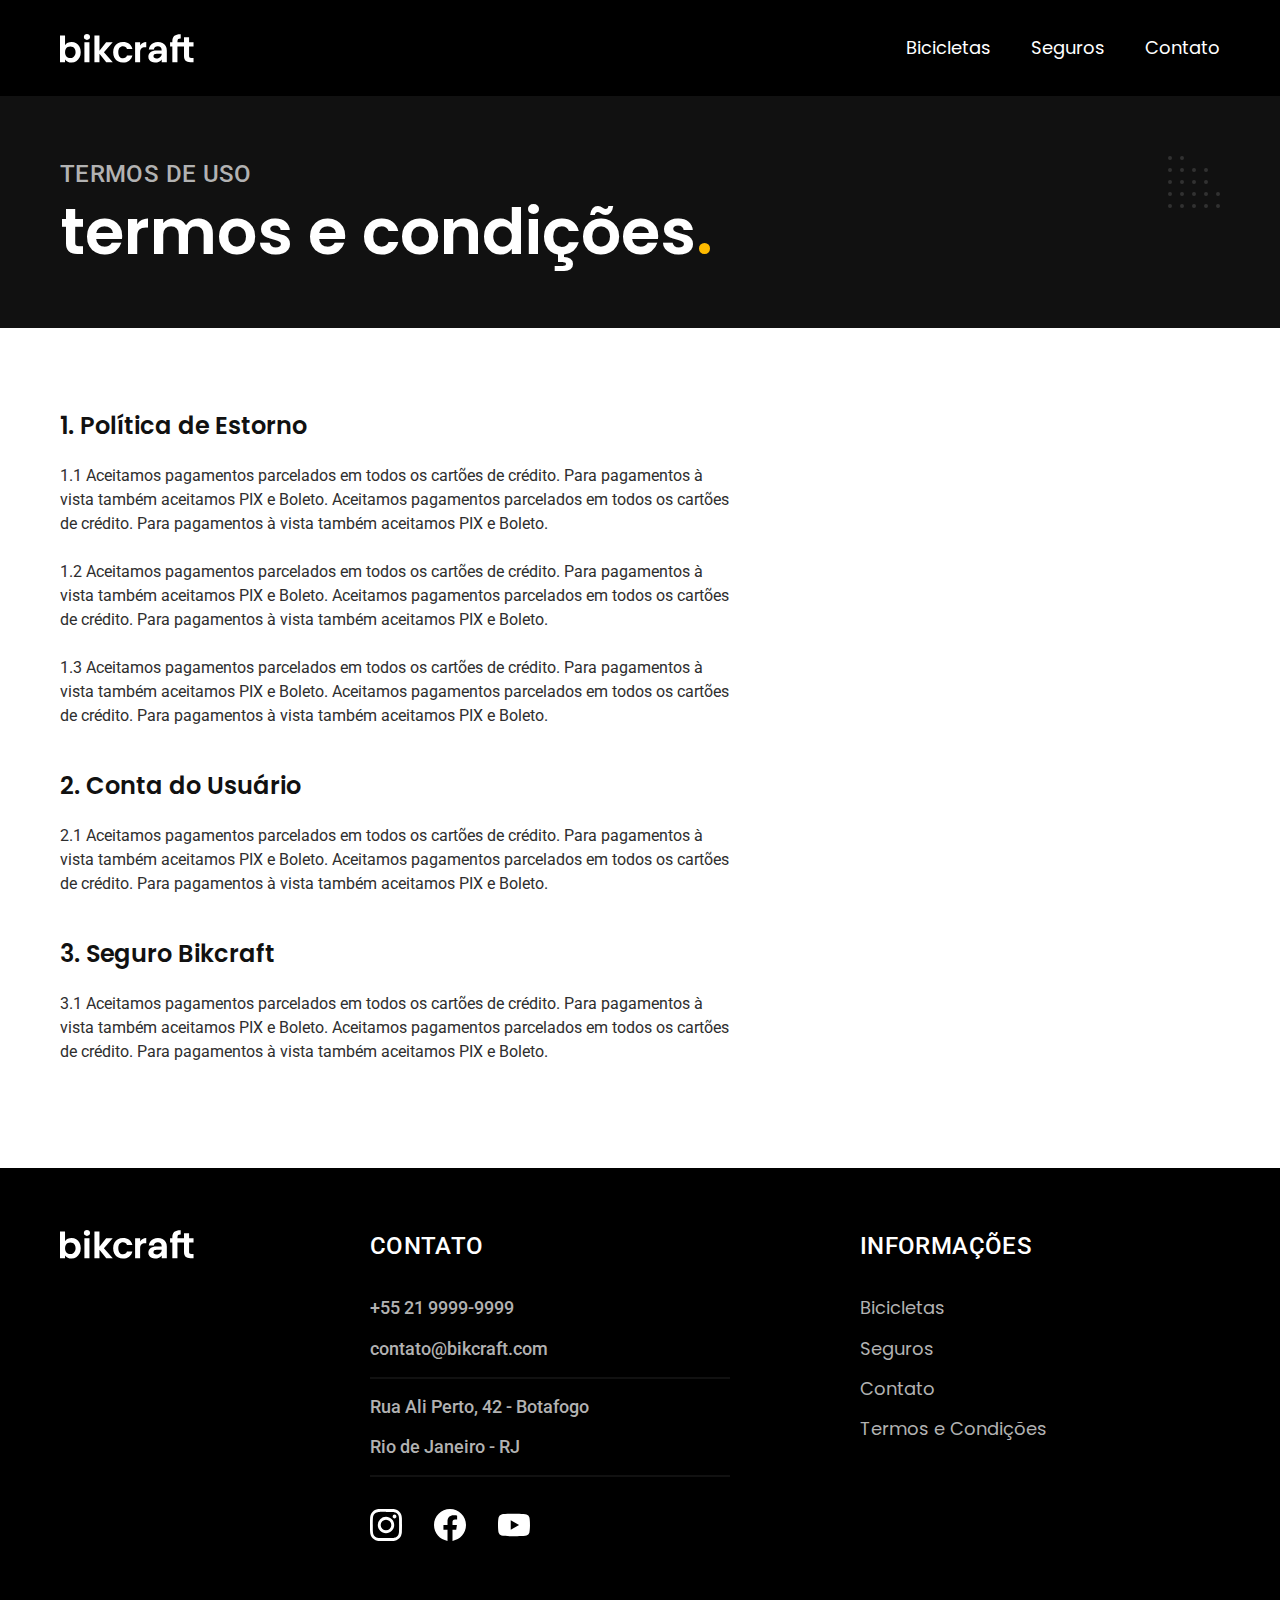
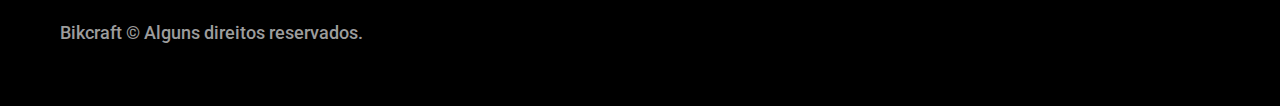
<file: termos.html>
<!DOCTYPE html>
<html lang="pt-br">

<head>
  <meta charset="UTF-8">
  <meta name="viewport" content="width=device-width, initial-scale=1.0">

  <title>Termos e Condições | Bikcraft</title>
  <meta name="description" content="Termos e condições.">

  <link rel="icon" href="./favicon.svg" type="iamge/svg+xml">
  <link rel="preload" href="./css/style.min.css" as="style">
  <link rel="stylesheet" href="./css/style.min.css">
<script>document.documentElement.classList.add('js');</script>

  <link rel="preconnect" href="https://fonts.googleapis.com">
  <link rel="preconnect" href="https://fonts.gstatic.com" crossorigin>
  <link href="https://fonts.googleapis.com/css2?family=Merriweather:ital,wght@1,900&family=Poppins:wght@400;600&family=Roboto:wght@400;500&display=swap" rel="stylesheet">
</head>

<body id="termos">
  <header class="header-bg">
    <div class="header container">
      <a href="./">
        <img src="./img/bikcraft.svg" alt="Bikcraft">
      </a>

      <nav aria-label="primaria">
        <ul class="header-menu font-1-m cor-0">
          <li><a href="./bicicletas.html">Bicicletas</a></li>
          <li><a href="./seguros.html">Seguros</a></li>
          <li><a href="./contato.html">Contato</a></li>
        </ul>
      </nav>
    </div>
  </header>

  <main>
    <div class="titulo-bg">
      <div class="titulo container">
        <p class="font-2-l-b cor-5">Termos de uso</p>
        <h1 class="font-1-xxl cor-0">termos e condições<span class="cor-p1">.</span></h1>
      </div>
    </div>

    <div class="termos font-2-s cor-10 container">
      <h2 class="font-1-l cor-11">1. Política de Estorno</h2>
      <p>1.1 Aceitamos pagamentos parcelados em todos os cartões de crédito. Para pagamentos à vista também aceitamos PIX e Boleto. Aceitamos pagamentos parcelados em todos os cartões de crédito. Para pagamentos à vista também aceitamos PIX e Boleto.</p>
      <p>1.2 Aceitamos pagamentos parcelados em todos os cartões de crédito. Para pagamentos à vista também aceitamos PIX e Boleto. Aceitamos pagamentos parcelados em todos os cartões de crédito. Para pagamentos à vista também aceitamos PIX e Boleto.</p>
      <p>1.3 Aceitamos pagamentos parcelados em todos os cartões de crédito. Para pagamentos à vista também aceitamos PIX e Boleto. Aceitamos pagamentos parcelados em todos os cartões de crédito. Para pagamentos à vista também aceitamos PIX e Boleto.</p>
      <h2 class="font-1-l cor-11">2. Conta do Usuário</h2>
      <p>2.1 Aceitamos pagamentos parcelados em todos os cartões de crédito. Para pagamentos à vista também aceitamos PIX e Boleto. Aceitamos pagamentos parcelados em todos os cartões de crédito. Para pagamentos à vista também aceitamos PIX e Boleto.</p>
      <h2 class="font-1-l cor-11">3. Seguro Bikcraft</h2>
      <p>3.1 Aceitamos pagamentos parcelados em todos os cartões de crédito. Para pagamentos à vista também aceitamos PIX e Boleto. Aceitamos pagamentos parcelados em todos os cartões de crédito. Para pagamentos à vista também aceitamos PIX e Boleto.</p>
    </div>
  </main>

  <footer class="footer-bg">
    <div class="footer container">
      <img src="./img/bikcraft.svg" alt="Bikcraft">
      <div class="footer-contato">
        <h3 class="font-2-l-b cor-0">Contato</h3>
        <ul class="font-2-m cor-5">
          <li><a href="tel:+552199999999">+55 21 9999-9999</a></li>
          <li><a href="mailto:contato@bikcraft.com">contato@bikcraft.com</a></li>
          <li>Rua Ali Perto, 42 - Botafogo</li>
          <li>Rio de Janeiro - RJ</li>
        </ul>
        <div class="footer-redes">
          <a href="./">
            <img src="./img/redes/instagram.svg" alt="Instagram">
          </a>
          <a href="./">
            <img src="./img/redes/facebook.svg" alt="Facebook">
          </a>
          <a href="./">
            <img src="./img/redes/youtube.svg" alt="Youtube">
          </a>
        </div>
      </div>
      <div class="footer-informacoes">
        <h3 class="font-2-l-b cor-0">Informações</h3>
        <nav>
          <ul class="font-1-m cor-5">
            <li><a href="./bicicletas.html">Bicicletas</a></li>
            <li><a href="./seguros.html">Seguros</a></li>
            <li><a href="./contato.html">Contato</a></li>
            <li><a href="./termos.html">Termos e Condições</a></li>
          </ul>
        </nav>
      </div>
      <p class="footer-copy font-2-m cor-6">Bikcraft © Alguns direitos reservados.</p>
    </div>
  </footer>
<script src="./js/script.js"></script>
</body>

</html>
</file>
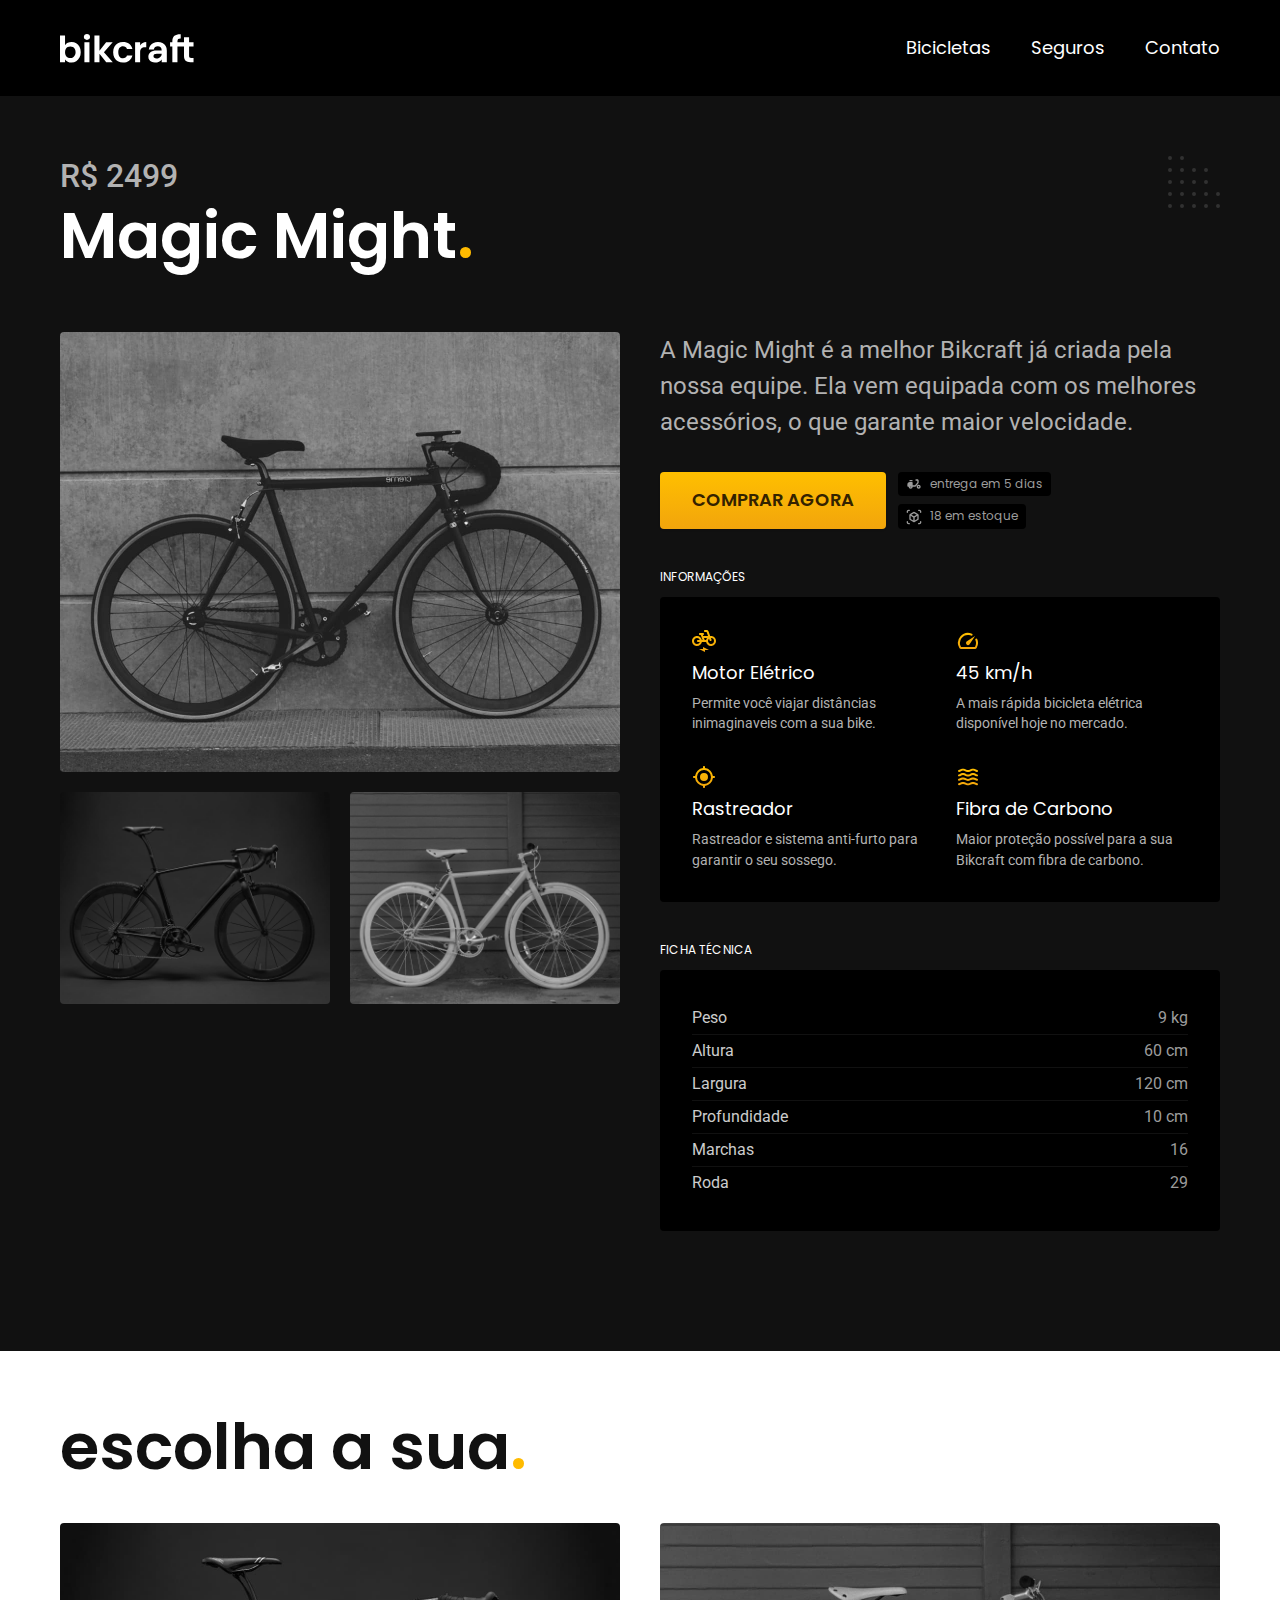
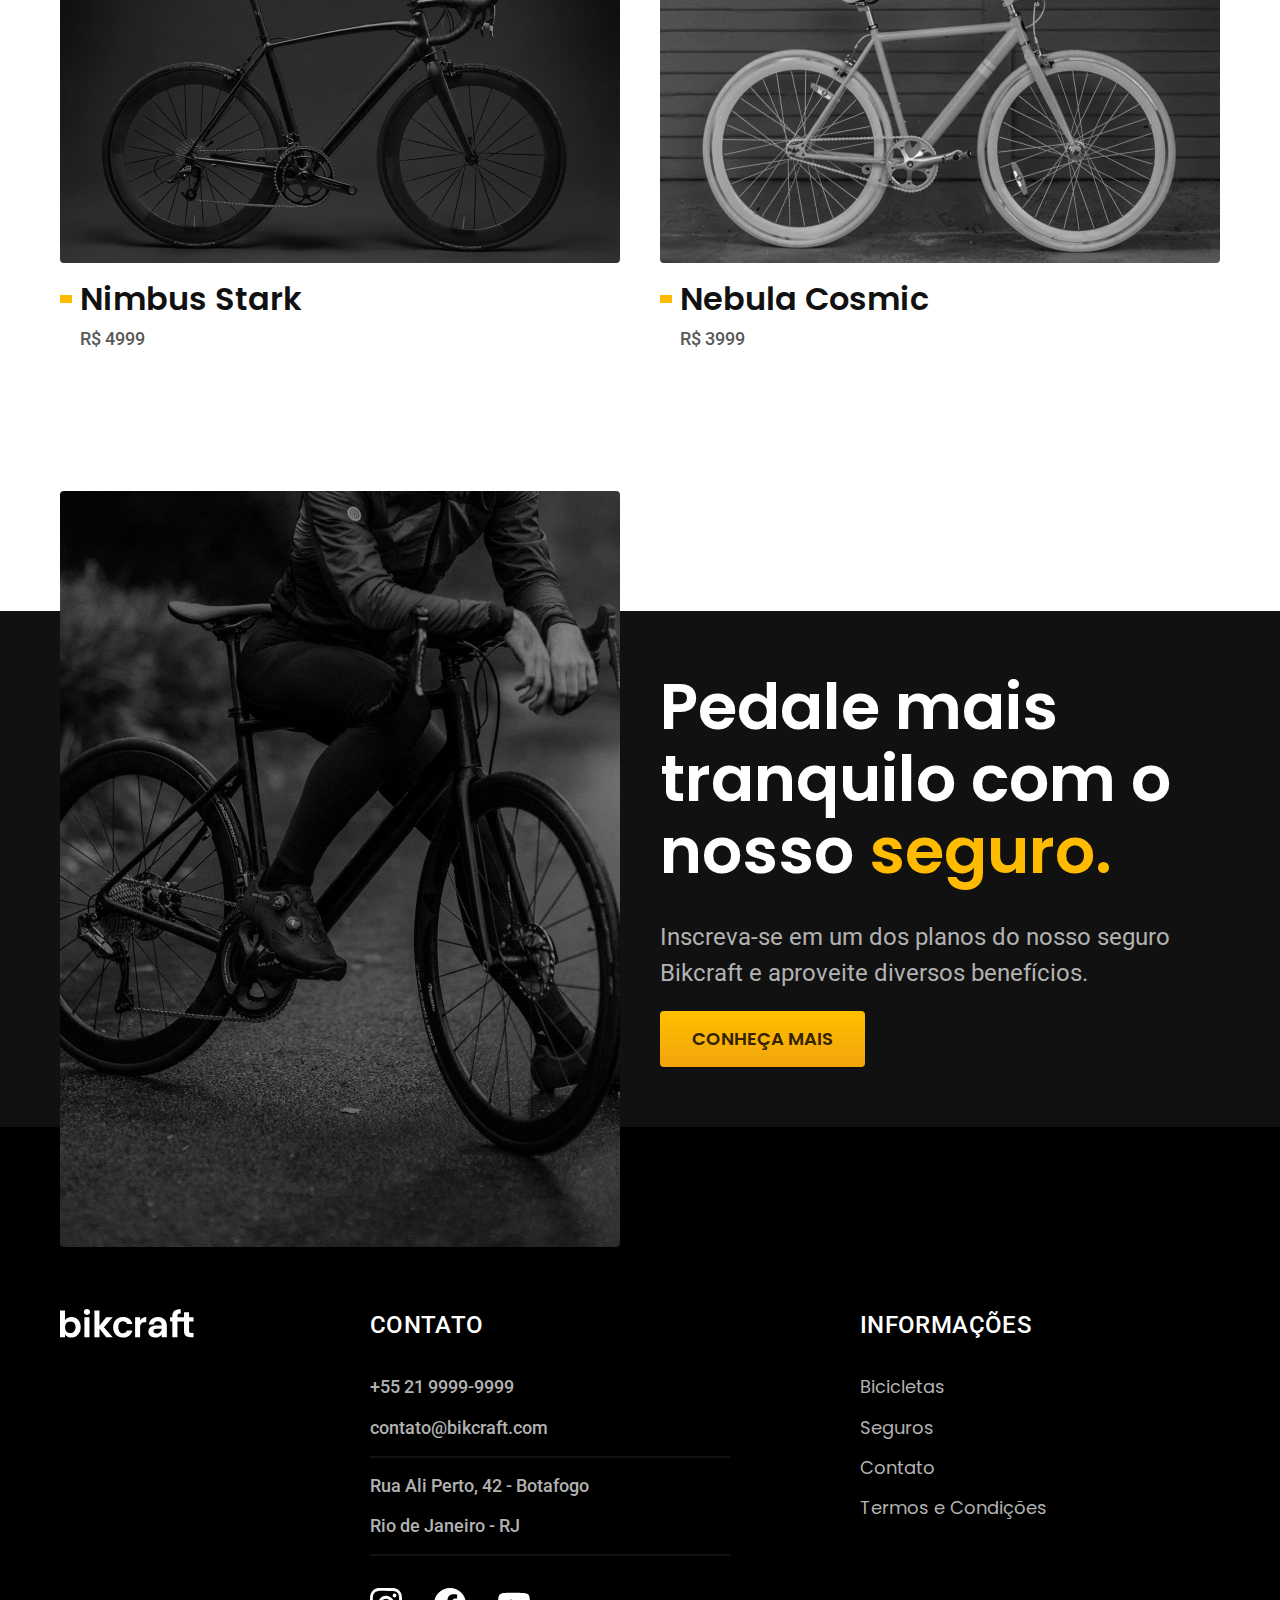
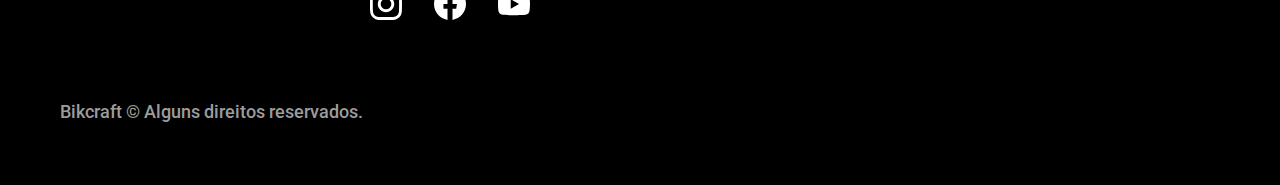
<file: bicicletas/magic.html>
<!DOCTYPE html>
<html lang="pt-br">

<head>
  <meta charset="UTF-8">
  <meta name="viewport" content="width=device-width, initial-scale=1.0">

  <title>Magic | Bikcraft</title>
  <meta name="description" content="Magic.">

  <link rel="icon" href="../favicon.svg" type="iamge/svg+xml">
  <link rel="preload" href="../css/style.min.css" as="style">
  <link rel="stylesheet" href="../css/style.min.css">
<script>document.documentElement.classList.add('js');</script>

  <link rel="preconnect" href="https://fonts.googleapis.com">
  <link rel="preconnect" href="https://fonts.gstatic.com" crossorigin>
  <link href="https://fonts.googleapis.com/css2?family=Merriweather:ital,wght@1,900&family=Poppins:wght@400;600&family=Roboto:wght@400;500&display=swap" rel="stylesheet">
</head>

<body id="bicicleta">
  <header class="header-bg">
    <div class="header container">
      <a href="../">
        <img src="../img/bikcraft.svg" alt="Bikcraft">
      </a>

      <nav aria-label="primaria">
        <ul class="header-menu font-1-m cor-0">
          <li><a href="../bicicletas.html">Bicicletas</a></li>
          <li><a href="../seguros.html">Seguros</a></li>
          <li><a href="../contato.html">Contato</a></li>
        </ul>
      </nav>
    </div>
  </header>

  <main class="titulo-bg">
    <div>
      <div class="titulo container">
        <p class="font-2-xl cor-5">R$ 2499</p>
        <h1 class="font-1-xxl cor-0">Magic Might<span class="cor-p1">.</span></h1>
      </div>
    </div>
    <div class="bicicleta container">
      <div class="bicicleta-imagens">
        <img src="../img/bicicleta/nimbus2.jpg" alt="Bicicleta 2">
        <img src="../img/bicicleta/nimbus1.jpg" alt="Bicicleta 1">
        <img src="../img/bicicleta/nimbus3.jpg" alt="Bicicleta 3">
      </div>
      <div class="bicicleta-conteudo">
        <p class="font-2-l cor-5">A Magic Might é a melhor Bikcraft já criada pela nossa equipe. Ela vem equipada com os melhores acessórios, o que garante maior velocidade.</p>
        <div class="bicicleta-comprar">
          <a class="botao" href="../orcamento.html?tipo=bikcraft&produto=magic">Comprar Agora</a>
          <span class="font-1-xs cor-6"><img src="../img/icones/entrega.svg" alt=""> entrega em 5 dias</span>
          <span class="font-1-xs cor-6"><img src="../img/icones/estoque.svg" alt=""> 18 em estoque</span>
        </div>

        <h2 class="font-1-xs cor-0">Informações</h2>
        <ul class="bicicleta-informacoes">
          <li>
            <img src="../img/icones/eletrica.svg" alt="">
            <h3 class="font-1-m cor-0">Motor Elétrico</h3>
            <p class="font-2-xs cor-5">Permite você viajar distâncias inimaginaveis com a sua bike.</p>
          </li>
          <li>
            <img src="../img/icones/velocidade.svg" alt="">
            <h3 class="font-1-m cor-0">45 km/h</h3>
            <p class="font-2-xs cor-5">A mais rápida bicicleta elétrica disponível hoje no mercado.</p>
          </li>
          <li>
            <img src="../img/icones/rastreador.svg" alt="">
            <h3 class="font-1-m cor-0">Rastreador</h3>
            <p class="font-2-xs cor-5">Rastreador e sistema anti-furto para garantir o seu sossego.</p>
          </li>
          <li>
            <img src="../img/icones/carbono.svg" alt="">
            <h3 class="font-1-m cor-0">Fibra de Carbono</h3>
            <p class="font-2-xs cor-5">Maior proteção possível para a sua Bikcraft com fibra de carbono.</p>
          </li>
        </ul>
        <h2 class="font-1-xs cor-0">Ficha Técnica</h2>
        <ul class="bicicleta-ficha font-2-s cor-4">
          <li>Peso <span>9 kg</span></li>
          <li>Altura <span>60 cm</span></li>
          <li>Largura <span>120 cm</span></li>
          <li>Profundidade <span>10 cm</span></li>
          <li>Marchas <span>16</span></li>
          <li>Roda <span>29</span></li>
        </ul>
      </div>
    </div>
  </main>

  <article class="bicicletas-lista container">
    <h2 class="font-1-xxl">escolha a sua<span class="cor-p1">.</span></h2>

    <ul>
      <li>
        <a href="./nimbus.html">
          <img src="../img/bicicletas/nimbus.jpg" alt="Bicicleta preta">
          <h3 class="font-1-xl">Nimbus Stark</h3>
          <span class="font-2-m cor-8">R$ 4999</span>
        </a>
      </li>
      <li>
        <a href="./nebula.html">
          <img src="../img/bicicletas/nebula.jpg" alt="Bicicleta preta">
          <h3 class="font-1-xl">Nebula Cosmic</h3>
          <span class="font-2-m cor-8">R$ 3999</span>
        </a>
      </li>
    </ul>
  </article>

  <article class="seguro-bg">
    <div class="seguro container">
      <div class="seguro-imagem">
        <img src="../img/fotos/seguros.jpg" alt="Pessoa parada em cima de uma bicicleta.">
      </div>
      <div class="seguro-conteudo">
        <h2 class="font-1-xxl cor-0">Pedale mais tranquilo com o nosso <span class="cor-p1">seguro.</span></h2>
        <p class="font-2-l cor-5">Inscreva-se em um dos planos do nosso seguro Bikcraft e aproveite diversos benefícios.</p>
        <a class="botao" href="../seguros.html">Conheça Mais</a>
      </div>
    </div>
  </article>

  <footer class="footer-bg">
    <div class="footer container">
      <img src="../img/bikcraft.svg" alt="Bikcraft">
      <div class="footer-contato">
        <h3 class="font-2-l-b cor-0">Contato</h3>
        <ul class="font-2-m cor-5">
          <li><a href="tel:+552199999999">+55 21 9999-9999</a></li>
          <li><a href="mailto:contato@bikcraft.com">contato@bikcraft.com</a></li>
          <li>Rua Ali Perto, 42 - Botafogo</li>
          <li>Rio de Janeiro - RJ</li>
        </ul>
        <div class="footer-redes">
          <a href="../">
            <img src="../img/redes/instagram.svg" alt="Instagram">
          </a>
          <a href="../">
            <img src="../img/redes/facebook.svg" alt="Facebook">
          </a>
          <a href="../">
            <img src="../img/redes/youtube.svg" alt="Youtube">
          </a>
        </div>
      </div>
      <div class="footer-informacoes">
        <h3 class="font-2-l-b cor-0">Informações</h3>
        <nav>
          <ul class="font-1-m cor-5">
            <li><a href="../bicicletas.html">Bicicletas</a></li>
            <li><a href="../seguros.html">Seguros</a></li>
            <li><a href="../contato.html">Contato</a></li>
            <li><a href="../termos.html">Termos e Condições</a></li>
          </ul>
        </nav>
      </div>
      <p class="footer-copy font-2-m cor-6">Bikcraft © Alguns direitos reservados.</p>
    </div>
  </footer>
<script src="../js/script.js"></script>
</body>

</html>
</file>
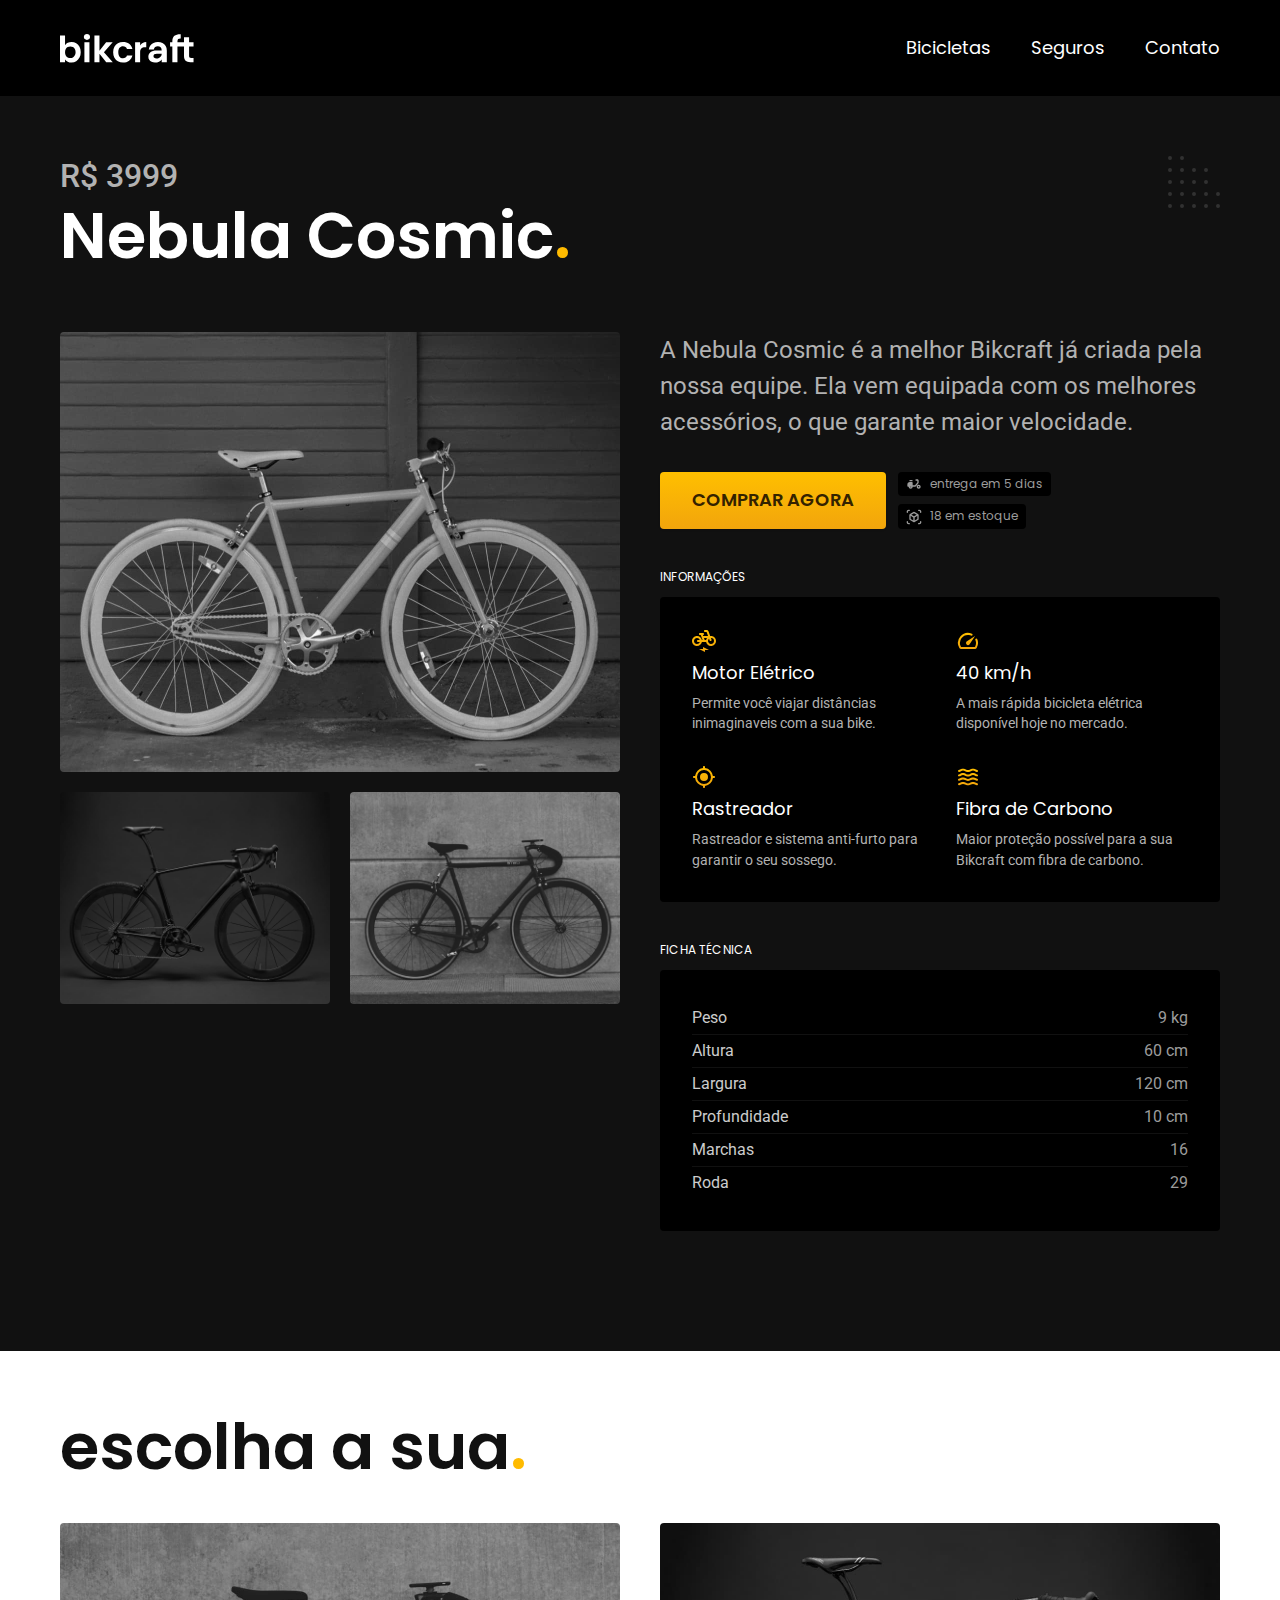
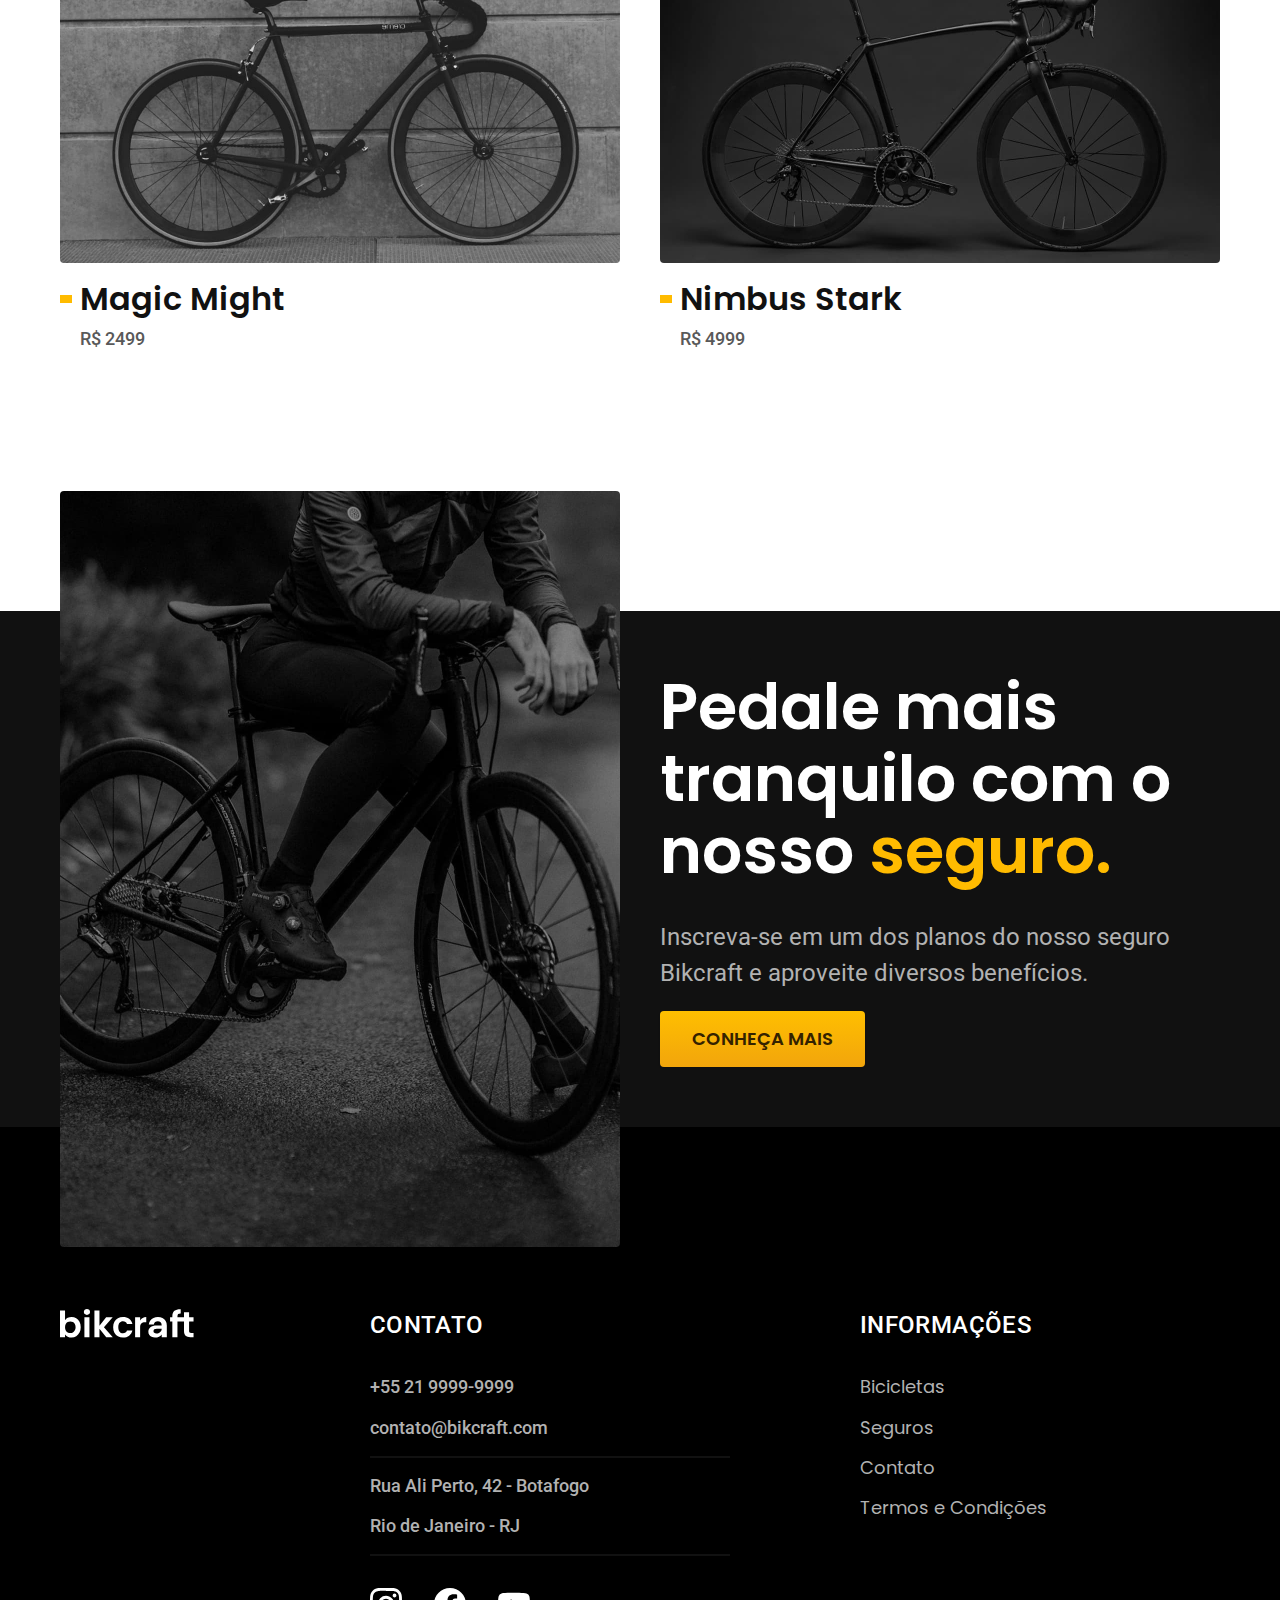
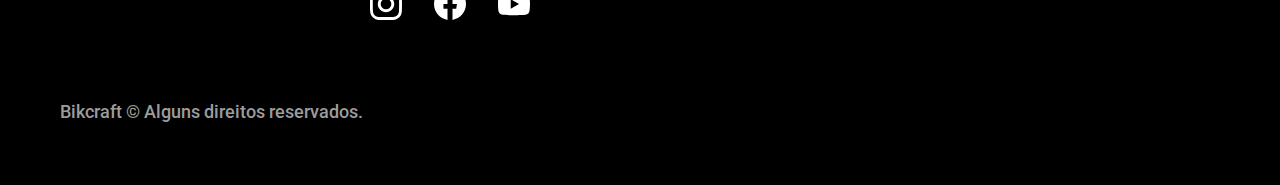
<file: bicicletas/nebula.html>
<!DOCTYPE html>
<html lang="pt-br">

<head>
  <meta charset="UTF-8">
  <meta name="viewport" content="width=device-width, initial-scale=1.0">

  <title>Nebula | Bikcraft</title>
  <meta name="description" content="Nebula.">

  <link rel="icon" href="../favicon.svg" type="iamge/svg+xml">
  <link rel="preload" href="../css/style.min.css" as="style">
  <link rel="stylesheet" href="../css/style.min.css">
<script>document.documentElement.classList.add('js');</script>

  <link rel="preconnect" href="https://fonts.googleapis.com">
  <link rel="preconnect" href="https://fonts.gstatic.com" crossorigin>
  <link href="https://fonts.googleapis.com/css2?family=Merriweather:ital,wght@1,900&family=Poppins:wght@400;600&family=Roboto:wght@400;500&display=swap" rel="stylesheet">
</head>

<body id="bicicleta">
  <header class="header-bg">
    <div class="header container">
      <a href="../">
        <img src="../img/bikcraft.svg" alt="Bikcraft">
      </a>

      <nav aria-label="primaria">
        <ul class="header-menu font-1-m cor-0">
          <li><a href="../bicicletas.html">Bicicletas</a></li>
          <li><a href="../seguros.html">Seguros</a></li>
          <li><a href="../contato.html">Contato</a></li>
        </ul>
      </nav>
    </div>
  </header>

  <main class="titulo-bg">
    <div>
      <div class="titulo container">
        <p class="font-2-xl cor-5">R$ 3999</p>
        <h1 class="font-1-xxl cor-0">Nebula Cosmic<span class="cor-p1">.</span></h1>
      </div>
    </div>
    <div class="bicicleta container">
      <div class="bicicleta-imagens">
        <img src="../img/bicicleta/nimbus3.jpg" alt="Bicicleta 3">
        <img src="../img/bicicleta/nimbus1.jpg" alt="Bicicleta 1">
        <img src="../img/bicicleta/nimbus2.jpg" alt="Bicicleta 2">
      </div>
      <div class="bicicleta-conteudo">
        <p class="font-2-l cor-5">A Nebula Cosmic é a melhor Bikcraft já criada pela nossa equipe. Ela vem equipada com os melhores acessórios, o que garante maior velocidade.</p>
        <div class="bicicleta-comprar">
          <a class="botao" href="../orcamento.html?tipo=bikcraft&produto=nebula">Comprar Agora</a>
          <span class="font-1-xs cor-6"><img src="../img/icones/entrega.svg" alt=""> entrega em 5 dias</span>
          <span class="font-1-xs cor-6"><img src="../img/icones/estoque.svg" alt=""> 18 em estoque</span>
        </div>

        <h2 class="font-1-xs cor-0">Informações</h2>
        <ul class="bicicleta-informacoes">
          <li>
            <img src="../img/icones/eletrica.svg" alt="">
            <h3 class="font-1-m cor-0">Motor Elétrico</h3>
            <p class="font-2-xs cor-5">Permite você viajar distâncias inimaginaveis com a sua bike.</p>
          </li>
          <li>
            <img src="../img/icones/velocidade.svg" alt="">
            <h3 class="font-1-m cor-0">40 km/h</h3>
            <p class="font-2-xs cor-5">A mais rápida bicicleta elétrica disponível hoje no mercado.</p>
          </li>
          <li>
            <img src="../img/icones/rastreador.svg" alt="">
            <h3 class="font-1-m cor-0">Rastreador</h3>
            <p class="font-2-xs cor-5">Rastreador e sistema anti-furto para garantir o seu sossego.</p>
          </li>
          <li>
            <img src="../img/icones/carbono.svg" alt="">
            <h3 class="font-1-m cor-0">Fibra de Carbono</h3>
            <p class="font-2-xs cor-5">Maior proteção possível para a sua Bikcraft com fibra de carbono.</p>
          </li>
        </ul>
        <h2 class="font-1-xs cor-0">Ficha Técnica</h2>
        <ul class="bicicleta-ficha font-2-s cor-4">
          <li>Peso <span>9 kg</span></li>
          <li>Altura <span>60 cm</span></li>
          <li>Largura <span>120 cm</span></li>
          <li>Profundidade <span>10 cm</span></li>
          <li>Marchas <span>16</span></li>
          <li>Roda <span>29</span></li>
        </ul>
      </div>
    </div>
  </main>

  <article class="bicicletas-lista container">
    <h2 class="font-1-xxl">escolha a sua<span class="cor-p1">.</span></h2>

    <ul>
      <li>
        <a href="./magic.html">
          <img src="../img/bicicletas/magic.jpg" alt="Bicicleta preta">
          <h3 class="font-1-xl">Magic Might</h3>
          <span class="font-2-m cor-8">R$ 2499</span>
        </a>
      </li>
      <li>
        <a href="./nimbus.html">
          <img src="../img/bicicletas/nimbus.jpg" alt="Bicicleta preta">
          <h3 class="font-1-xl">Nimbus Stark</h3>
          <span class="font-2-m cor-8">R$ 4999</span>
        </a>
      </li>
    </ul>
  </article>

  <article class="seguro-bg">
    <div class="seguro container">
      <div class="seguro-imagem">
        <img src="../img/fotos/seguros.jpg" alt="Pessoa parada em cima de uma bicicleta.">
      </div>
      <div class="seguro-conteudo">
        <h2 class="font-1-xxl cor-0">Pedale mais tranquilo com o nosso <span class="cor-p1">seguro.</span></h2>
        <p class="font-2-l cor-5">Inscreva-se em um dos planos do nosso seguro Bikcraft e aproveite diversos benefícios.</p>
        <a class="botao" href="../seguros.html">Conheça Mais</a>
      </div>
    </div>
  </article>

  <footer class="footer-bg">
    <div class="footer container">
      <img src="../img/bikcraft.svg" alt="Bikcraft">
      <div class="footer-contato">
        <h3 class="font-2-l-b cor-0">Contato</h3>
        <ul class="font-2-m cor-5">
          <li><a href="tel:+552199999999">+55 21 9999-9999</a></li>
          <li><a href="mailto:contato@bikcraft.com">contato@bikcraft.com</a></li>
          <li>Rua Ali Perto, 42 - Botafogo</li>
          <li>Rio de Janeiro - RJ</li>
        </ul>
        <div class="footer-redes">
          <a href="../">
            <img src="../img/redes/instagram.svg" alt="Instagram">
          </a>
          <a href="../">
            <img src="../img/redes/facebook.svg" alt="Facebook">
          </a>
          <a href="../">
            <img src="../img/redes/youtube.svg" alt="Youtube">
          </a>
        </div>
      </div>
      <div class="footer-informacoes">
        <h3 class="font-2-l-b cor-0">Informações</h3>
        <nav>
          <ul class="font-1-m cor-5">
            <li><a href="../bicicletas.html">Bicicletas</a></li>
            <li><a href="../seguros.html">Seguros</a></li>
            <li><a href="../contato.html">Contato</a></li>
            <li><a href="../termos.html">Termos e Condições</a></li>
          </ul>
        </nav>
      </div>
      <p class="footer-copy font-2-m cor-6">Bikcraft © Alguns direitos reservados.</p>
    </div>
  </footer>
<script src="../js/script.js"></script>
</body>

</html>
</file>
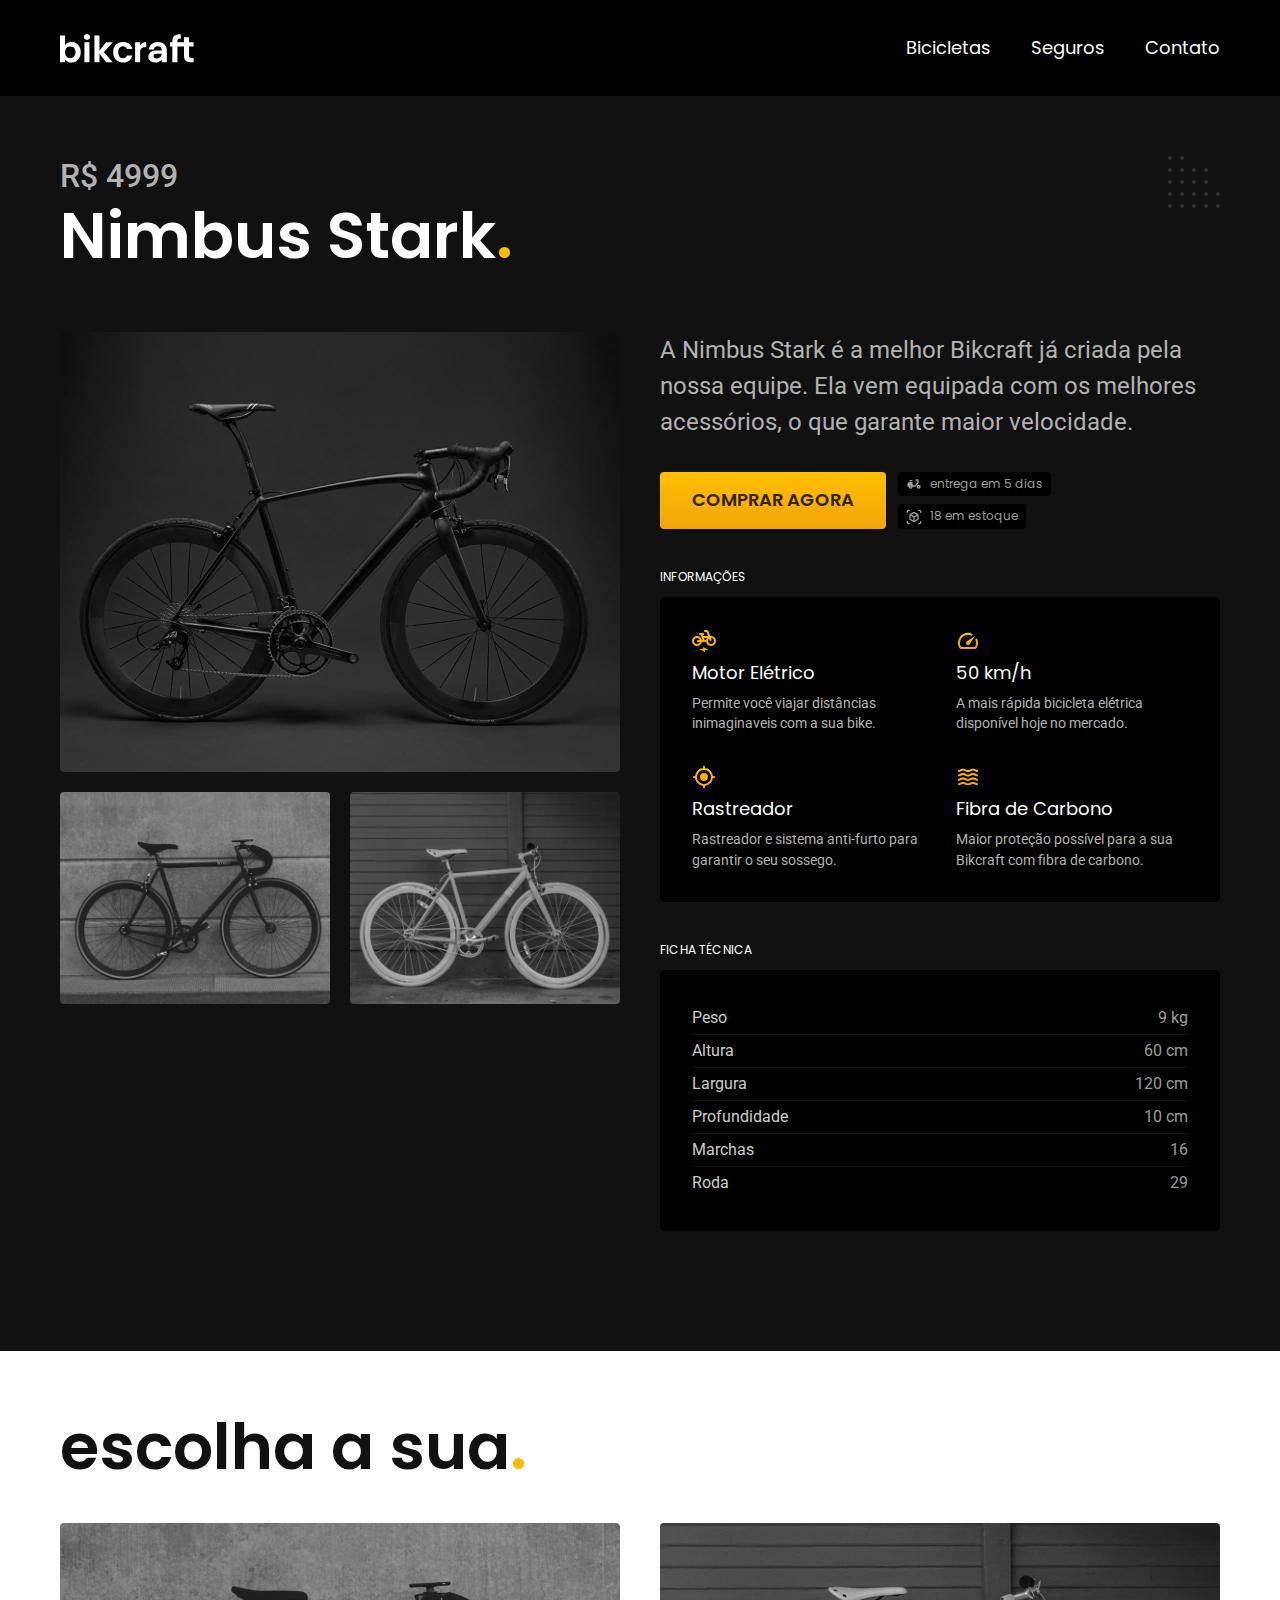
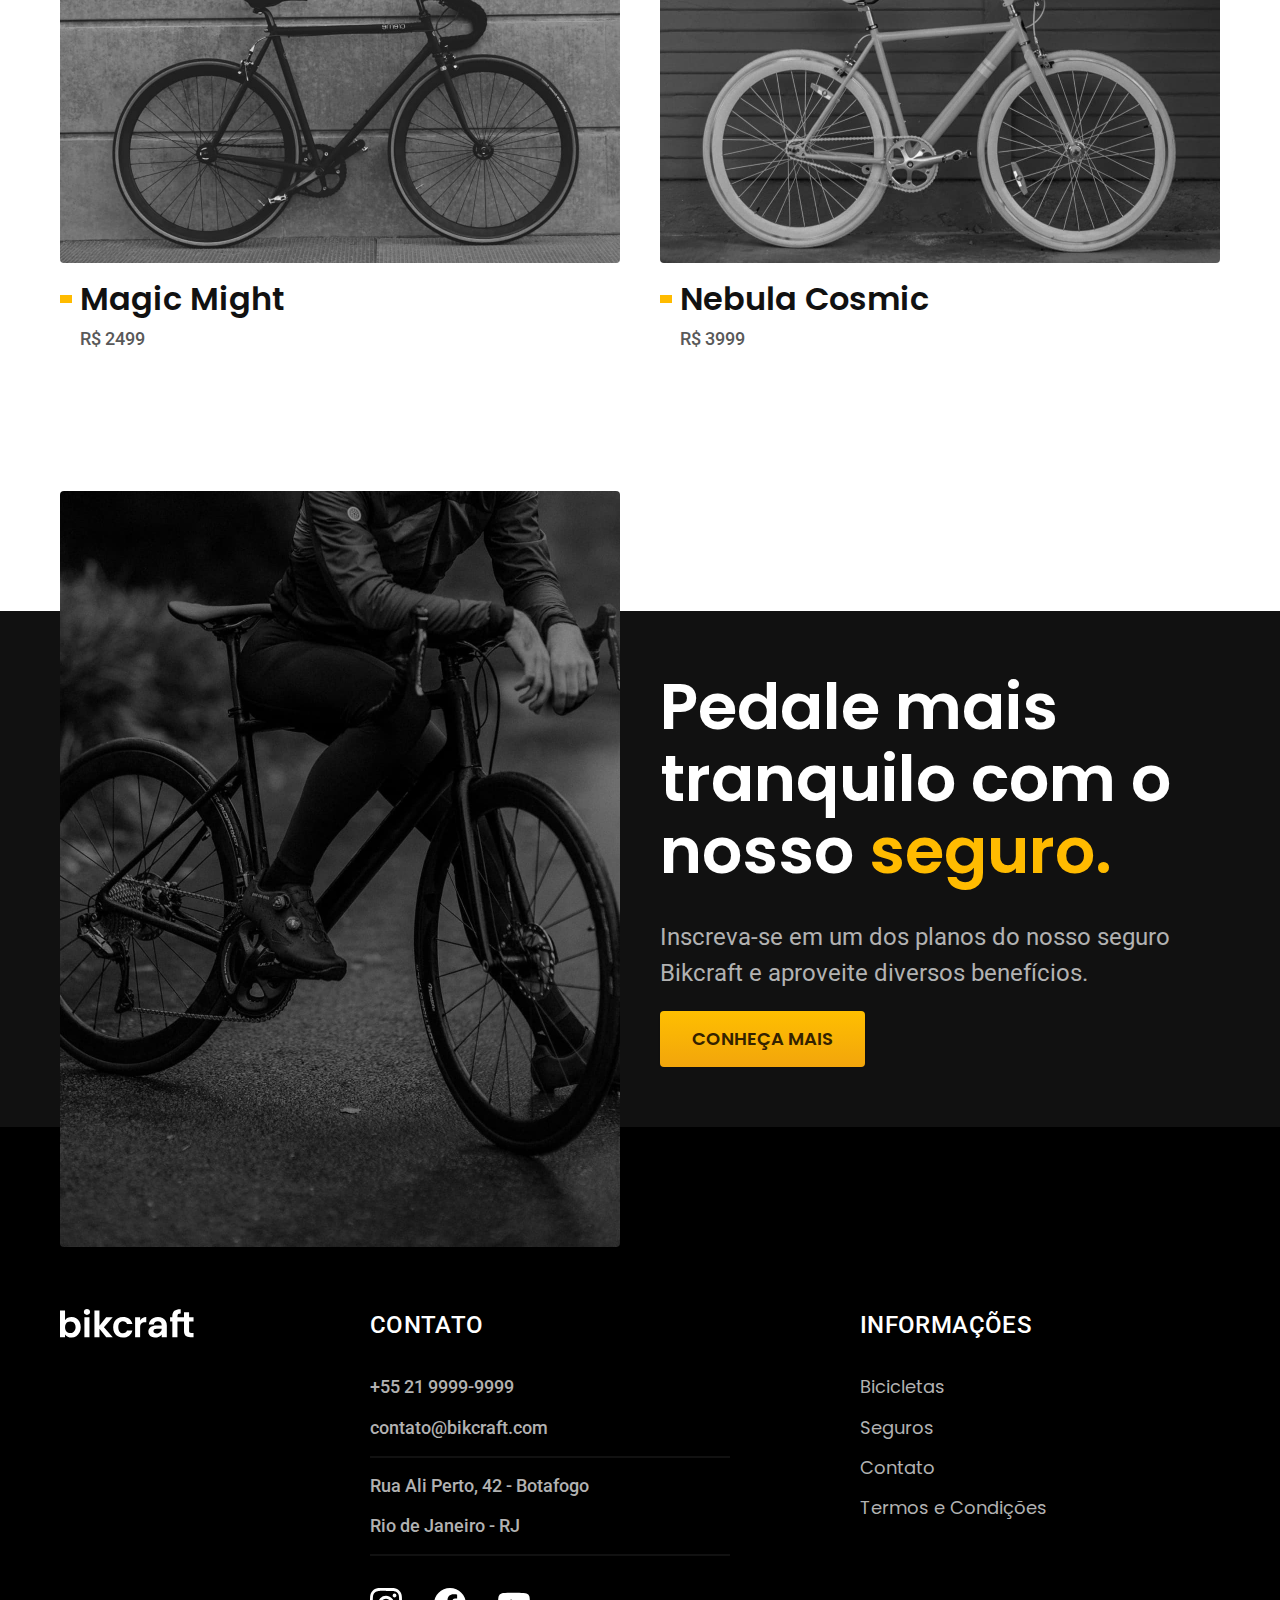
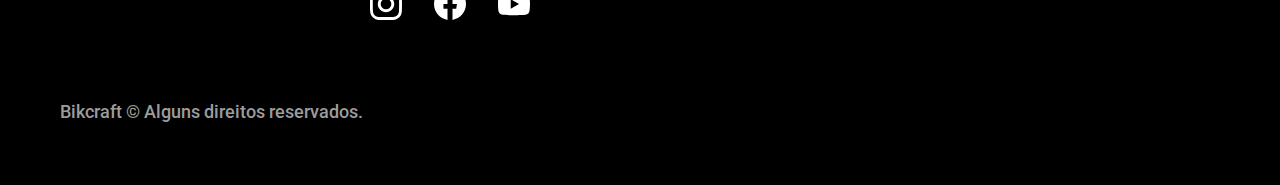
<file: bicicletas/nimbus.html>
<!DOCTYPE html>
<html lang="pt-br">

<head>
  <meta charset="UTF-8">
  <meta name="viewport" content="width=device-width, initial-scale=1.0">

  <title>Nimbus | Bikcraft</title>
  <meta name="description" content="Nimbus.">

  <link rel="icon" href="../favicon.svg" type="iamge/svg+xml">
  <link rel="preload" href="../css/style.min.css" as="style">
  <link rel="stylesheet" href="../css/style.min.css">
<script>document.documentElement.classList.add('js');</script>

  <link rel="preconnect" href="https://fonts.googleapis.com">
  <link rel="preconnect" href="https://fonts.gstatic.com" crossorigin>
  <link href="https://fonts.googleapis.com/css2?family=Merriweather:ital,wght@1,900&family=Poppins:wght@400;600&family=Roboto:wght@400;500&display=swap" rel="stylesheet">
</head>

<body id="bicicleta">
  <header class="header-bg">
    <div class="header container">
      <a href="../">
        <img src="../img/bikcraft.svg" alt="Bikcraft">
      </a>

      <nav aria-label="primaria">
        <ul class="header-menu font-1-m cor-0">
          <li><a href="../bicicletas.html">Bicicletas</a></li>
          <li><a href="../seguros.html">Seguros</a></li>
          <li><a href="../contato.html">Contato</a></li>
        </ul>
      </nav>
    </div>
  </header>

  <main class="titulo-bg">
    <div>
      <div class="titulo container">
        <p class="font-2-xl cor-5">R$ 4999</p>
        <h1 class="font-1-xxl cor-0">Nimbus Stark<span class="cor-p1">.</span></h1>
      </div>
    </div>
    <div class="bicicleta container">
      <div class="bicicleta-imagens">
        <img src="../img/bicicleta/nimbus1.jpg" alt="Bicicleta 1">
        <img src="../img/bicicleta/nimbus2.jpg" alt="Bicicleta 2">
        <img src="../img/bicicleta/nimbus3.jpg" alt="Bicicleta 3">
      </div>
      <div class="bicicleta-conteudo">
        <p class="font-2-l cor-5">A Nimbus Stark é a melhor Bikcraft já criada pela nossa equipe. Ela vem equipada com os melhores acessórios, o que garante maior velocidade.</p>
        <div class="bicicleta-comprar">
          <a class="botao" href="../orcamento.html?tipo=bikcraft&produto=nimbus">Comprar Agora</a>
          <span class="font-1-xs cor-6"><img src="../img/icones/entrega.svg" alt=""> entrega em 5 dias</span>
          <span class="font-1-xs cor-6"><img src="../img/icones/estoque.svg" alt=""> 18 em estoque</span>
        </div>

        <h2 class="font-1-xs cor-0">Informações</h2>
        <ul class="bicicleta-informacoes">
          <li>
            <img src="../img/icones/eletrica.svg" alt="">
            <h3 class="font-1-m cor-0">Motor Elétrico</h3>
            <p class="font-2-xs cor-5">Permite você viajar distâncias inimaginaveis com a sua bike.</p>
          </li>
          <li>
            <img src="../img/icones/velocidade.svg" alt="">
            <h3 class="font-1-m cor-0">50 km/h</h3>
            <p class="font-2-xs cor-5">A mais rápida bicicleta elétrica disponível hoje no mercado.</p>
          </li>
          <li>
            <img src="../img/icones/rastreador.svg" alt="">
            <h3 class="font-1-m cor-0">Rastreador</h3>
            <p class="font-2-xs cor-5">Rastreador e sistema anti-furto para garantir o seu sossego.</p>
          </li>
          <li>
            <img src="../img/icones/carbono.svg" alt="">
            <h3 class="font-1-m cor-0">Fibra de Carbono</h3>
            <p class="font-2-xs cor-5">Maior proteção possível para a sua Bikcraft com fibra de carbono.</p>
          </li>
        </ul>
        <h2 class="font-1-xs cor-0">Ficha Técnica</h2>
        <ul class="bicicleta-ficha font-2-s cor-4">
          <li>Peso <span>9 kg</span></li>
          <li>Altura <span>60 cm</span></li>
          <li>Largura <span>120 cm</span></li>
          <li>Profundidade <span>10 cm</span></li>
          <li>Marchas <span>16</span></li>
          <li>Roda <span>29</span></li>
        </ul>
      </div>
    </div>
  </main>

  <article class="bicicletas-lista container">
    <h2 class="font-1-xxl">escolha a sua<span class="cor-p1">.</span></h2>

    <ul>
      <li>
        <a href="./magic.html">
          <img src="../img/bicicletas/magic.jpg" alt="Bicicleta preta">
          <h3 class="font-1-xl">Magic Might</h3>
          <span class="font-2-m cor-8">R$ 2499</span>
        </a>
      </li>
      <li>
        <a href="./nebula.html">
          <img src="../img/bicicletas/nebula.jpg" alt="Bicicleta preta">
          <h3 class="font-1-xl">Nebula Cosmic</h3>
          <span class="font-2-m cor-8">R$ 3999</span>
        </a>
      </li>
    </ul>
  </article>

  <article class="seguro-bg">
    <div class="seguro container">
      <div class="seguro-imagem">
        <img src="../img/fotos/seguros.jpg" alt="Pessoa parada em cima de uma bicicleta.">
      </div>
      <div class="seguro-conteudo">
        <h2 class="font-1-xxl cor-0">Pedale mais tranquilo com o nosso <span class="cor-p1">seguro.</span></h2>
        <p class="font-2-l cor-5">Inscreva-se em um dos planos do nosso seguro Bikcraft e aproveite diversos benefícios.</p>
        <a class="botao" href="../seguros.html">Conheça Mais</a>
      </div>
    </div>
  </article>

  <footer class="footer-bg">
    <div class="footer container">
      <img src="../img/bikcraft.svg" alt="Bikcraft">
      <div class="footer-contato">
        <h3 class="font-2-l-b cor-0">Contato</h3>
        <ul class="font-2-m cor-5">
          <li><a href="tel:+552199999999">+55 21 9999-9999</a></li>
          <li><a href="mailto:contato@bikcraft.com">contato@bikcraft.com</a></li>
          <li>Rua Ali Perto, 42 - Botafogo</li>
          <li>Rio de Janeiro - RJ</li>
        </ul>
        <div class="footer-redes">
          <a href="../">
            <img src="../img/redes/instagram.svg" alt="Instagram">
          </a>
          <a href="../">
            <img src="../img/redes/facebook.svg" alt="Facebook">
          </a>
          <a href="../">
            <img src="../img/redes/youtube.svg" alt="Youtube">
          </a>
        </div>
      </div>
      <div class="footer-informacoes">
        <h3 class="font-2-l-b cor-0">Informações</h3>
        <nav>
          <ul class="font-1-m cor-5">
            <li><a href="../bicicletas.html">Bicicletas</a></li>
            <li><a href="../seguros.html">Seguros</a></li>
            <li><a href="../contato.html">Contato</a></li>
            <li><a href="../termos.html">Termos e Condições</a></li>
          </ul>
        </nav>
      </div>
      <p class="footer-copy font-2-m cor-6">Bikcraft © Alguns direitos reservados.</p>
    </div>
  </footer>
<script src="../js/script.js"></script>
</body>

</html>
</file>
<file: css/style.min.css>
body{margin:0;font-family:Arial,Helvetica,sans-serif;color:#111}blockquote,dd,h1,h2,h3,h4,p,ul{margin:0}ul{padding:0;list-style:none}a{text-decoration:none;color:inherit}img{max-width:100%;height:auto;display:block}img[src$=".jpg"]{border-radius:4px}.font-1-xs{font:400 0.75rem/1.35 Poppins,sans-serif}.font-2-xs{font:400 0.875rem/1.43 Roboto,sans-serif}.font-1-s{font:400 1rem/1.5 Poppins,sans-serif}.font-2-s{font:400 1rem/1.5 Roboto,sans-serif}.font-1-m,.font-1-m-b{font:400 1.125rem/1.35 Poppins,sans-serif}.font-1-m-b{font-weight:600}.font-2-m{font:500 1.125rem/1.35 Roboto,sans-serif}.font-1-l{font:400 1.5rem/1.5 Poppins,sans-serif}.font-2-l,.font-2-l-b{font:400 1.5rem/1.5 Roboto,sans-serif}.font-2-l-b{font-weight:500;letter-spacing:.015em;text-transform:uppercase}.font-1-xl{font:600 2rem/1.25 Poppins,sans-serif}.font-2-xl{font:500 2rem/1.25 Roboto,sans-serif}.font-1-xxl{font:600 4rem/1.125 Poppins,sans-serif}@media (max-width:1200px){.font-1-xxl{font-size:3rem}.font-2-l,.font-2-l-b{font-size:1.125rem}}@media (max-width:800px){.font-1-xxl{font-size:2rem}.font-1-xl,.font-2-xl{font-size:1.5rem}}:root{--cor-0:#ffffff;--cor-1:#f7f7f7;--cor-2:#ededed;--cor-3:#dedede;--cor-4:#cccccc;--cor-5:#b2b2b2;--cor-6:#9c9c9c;--cor-7:#717171;--cor-8:#595959;--cor-9:#404040;--cor-10:#2e2e2e;--cor-11:#111111;--cor-12:#000000;--cor-p1:#ffbb00;--cor-p2:#e4a30b;--cor-p3:#a66f00;--cor-p4:#664400;--cor-p5:#332200}.cor-0{color:var(--cor-0)}.cor-1{color:var(--cor-1)}.cor-2{color:var(--cor-2)}.cor-3{color:var(--cor-3)}.cor-4{color:var(--cor-4)}.cor-5{color:var(--cor-5)}.cor-6{color:var(--cor-6)}.cor-7{color:var(--cor-7)}.cor-8{color:var(--cor-8)}.cor-9{color:var(--cor-9)}.cor-10{color:var(--cor-10)}.cor-11{color:var(--cor-11)}.cor-12{color:var(--cor-12)}.cor-p1{color:var(--cor-p1)}.cor-p2{color:var(--cor-p2)}.cor-p3{color:var(--cor-p3)}.cor-p4{color:var(--cor-p4)}.cor-p5{color:var(--cor-p5)}.js .fadeInDown{transform:translate3d(0,-20px,0)}.js .fadeInUp{transform:translate3d(0,20px,0)}.js .fadeInRight{transform:translate3d(20px,0,0)}.js .fadeInLeft{transform:translate3d(-20px,0,0)}.js [data-anime]{opacity:0}.js .anime{opacity:1;transform:none;transition:transform .8s,opacity .8s}.header-bg{background-color:var(--cor-12)}.header{display:flex;flex-wrap:wrap;gap:20px;justify-content:space-between;align-items:center;padding-top:20px;padding-bottom:20px}.header-menu{display:flex;flex-wrap:wrap;gap:40px}.header-menu a{display:inline-block;padding:16px 0;position:relative}.header-menu a:after{content:"";display:block;height:2px;width:0;background:var(--cor-0);margin-top:4px;transition:.3s;position:absolute}.header-menu a.ativo::after,.header-menu a:hover::after{width:100%}@media (max-width:800px){.header-menu{gap:20px}.header-menu a{background:var(--cor-11);padding:12px 16px;border-radius:4px}.header-menu a:hover{background-color:var(--cor-10)}.header a:after{display:none}}@media (max-width:600px){.header-menu{gap:12px}.header-menu a{padding:8px 12px;font-size:14px}}.footer-bg{background-color:var(--cor-12)}.footer{display:grid;grid-template-columns:3fr 5fr 4fr;gap:40px;padding-top:60px;padding-bottom:60px}.footer h3{margin-bottom:32px}.footer-contato ul{margin-bottom:32px}.footer-contato li:nth-child(2n):after{content:"";display:block;max-width:360px;height:2px;background:var(--cor-11);margin-top:16px}.footer li{margin-bottom:16px}.footer-redes{display:flex;gap:32px}.footer a:hover{color:var(--cor-0)}.footer-copy{grid-column:1/-1;margin-top:40px}@media (max-width:800px){.footer>img{display:none}.footer{grid-template-columns:1fr 1fr}}@media (max-width:600px){.footer{grid-template-columns:1fr;gap:60px}.footer-copy{margin-top:0}}.container{box-sizing:border-box;max-width:1200px;padding-left:20px;padding-right:20px;margin-left:auto;margin-right:auto}.botao{display:inline-block;padding:16px 32px;background:linear-gradient(#ffbf00,#f2a50c);border-radius:4px;box-shadow:0 1px 2px rgba(0,0,0,.1);text-transform:uppercase;color:var(--cor-p5);font:600 1.125rem/1.35 Poppins,sans-serif;max-width:max-content;border:none;cursor:pointer}.botao:hover{background:linear-gradient(#ffb60d,#e59317)}.botao.secundario{background:var(--cor-10);color:var(--cor-2)}.botao.secundario:hover{background:var(--cor-9)}.botao.seta{display:flex;align-items:center}.botao.seta::after{content:"";display:inline-block;width:18px;height:10px;margin-left:12px;background:url("../img/icones/seta.svg");transition:transform .2s}.botao.seta:hover::after{transform:translateX(4px)}@media (max-width:600px){.botao{padding:12px 16px;font-size:1rem}}.link{display:inline-block;color:var(--cor-p1);font:500 1.5rem/1.5 Poppins,sans-serif;text-transform:uppercase}.link::after{content:"";display:block;width:100%;height:4px;background-color:currentColor}.link:hover{color:var(--cor-0)}.titulo-bg{padding-top:60px;padding-bottom:60px;background-color:var(--cor-11)}.titulo{background:url("../img/dec/top-right.svg") no-repeat top right 20px}.titulo p{margin-bottom:4px}@media (max-width:800px){.titulo-bg{padding-top:40px;padding-bottom:40px}.titulo p{font-size:1rem;text-transform:lowercase;font-weight:400}}.form{display:grid;grid-template-columns:1fr 1fr;gap:20px}.form label{display:block;font:400 1rem/1.5 Poppins,sans-serif;margin-bottom:4px}.form .col-2{grid-column:span 2}.form input[type=email],.form input[type=text],.form textarea{font:400 1rem/1.5 Roboto,sans-serif;background:var(--cor-1);border:1px solid var(--cor-2);padding:12px;border-radius:4px;width:100%;box-sizing:border-box}.form input[type=email]:focus,.form input[type=text]:focus,.form textarea:focus{outline:0;border-color:var(--cor-p1);background:var(--cor-0);box-shadow:0 0 0 2px #fea}@media (max-width:600px){.form{grid-template-columns:1fr}.form .col-2{grid-column:1}}.introducao-bg{background:var(--cor-12) url("../img/dec/bottom-left.svg") no-repeat bottom 160px left 20px;box-shadow:inset 0 -120px var(--cor-0)}.introducao{display:grid;grid-template-columns:1fr 1fr;gap:0 40px}.introducao-conteudo{align-self:end;padding-bottom:200px}.introducao img{width:100%;height:100%;object-fit:cover;border-radius:4px}.introducao h1{margin-bottom:32px}.introducao p{margin-bottom:20px}@media (max-width:800px){.introducao-bg{background:var(--cor-11);padding-top:40px;box-shadow:inset 0 -60px #fff}.introducao{grid-template-columns:1fr;gap:32px}.introducao-conteudo{padding-bottom:0}.introducao h1{margin-bottom:16px}.introducao img{height:300px;width:100%}}.tecnologia-bg{background-color:var(--cor-11);box-shadow:inset 0 80px var(--cor-0),inset 0 -80px var(--cor-0)}.tecnologia{display:grid;grid-template-columns:1fr 1fr;gap:40px}.tecnologia-imagem img{width:100%;height:100%;object-fit:cover;object-position:left}.tecnologia-conteudo{padding-top:160px;padding-bottom:160px}.tecnologia-conteudo>span{display:block;margin-bottom:20px}.tecnologia-conteudo h2{margin-bottom:32px}.tecnologia-conteudo>p{margin-bottom:20px}.tecnologia a{margin-bottom:80px}.tecnologia-vantagens{display:flex;gap:40px}.tecnologia-vantagens h3{margin-bottom:8px;width:max-content}.tecnologia-vantagens img{width:24px;margin-bottom:8px}@media (max-width:800px){.tecnologia-bg{box-shadow:initial}.tecnologia{grid-template-columns:1fr}.tecnologia-conteudo{padding-top:60px;padding-bottom:60px}.tecnologia-imagem{display:none}.tecnologia a{margin-bottom:60px}}@media (max-width:600px){.tecnologia-vantagens{flex-direction:column}}.parceiros{padding-top:60px;padding-bottom:120px}.parceiros h2{margin-bottom:60px}.parceiros ul{padding:0 20px;max-width:1400px;display:grid;grid-template-columns:repeat(4,1fr);margin:0 auto}.parceiros li{display:flex;padding:32px;border-left:2px solid var(--cor-2)}.parceiros img{margin:auto}.parceiros li:first-child,.parceiros li:nth-child(5){border-left:none}.parceiros li:nth-child(n+5){border-top:2px solid var(--cor-2)}@media (max-width:800px){.parceiros{padding-bottom:60px}.parceiros h2{margin-bottom:20px}.parceiros ul{grid-template-columns:repeat(2,1fr)}.parceiros li:nth-child(n+3){border-top:2px solid var(--cor-2)}.parceiros li:nth-child(odd){border-left:none}}.depoimento{display:grid;grid-template-columns:1fr 1fr;background-color:var(--cor-p1);overflow:hidden}.depoimento img{width:100%;height:100%;object-fit:cover;border-radius:0}.depoimento-conteudo{padding:40px 40px 80px 80px;align-self:end;background:url("../img/dec/bottom-right-p.svg") no-repeat bottom 40px right 40px}.depoimento-conteudo p{max-width:32ch;font-family:Merriweather,serif;font-style:italic;font-weight:900;margin-bottom:32px;position:relative}.depoimento p::after,.depoimento p::before{font-size:5rem;color:var(--cor-p2);position:absolute}.depoimento p::before{content:"“";left:-50px;top:-20px}.depoimento p::after{content:"”"}@media (min-width:1200px){.depoimento img{max-height:520px}}@media (max-width:800px){.depoimento{grid-template-columns:1fr;text-align:center}.depoimento img{max-height:200px}.depoimento-conteudo{padding:40px 20px;margin:auto}}.bicicletas-lista{padding-top:60px;padding-bottom:120px}.bicicletas-lista h2{margin-bottom:40px}.bicicletas-lista ul{display:flex;gap:40px;padding:0 20px 20px 20px;max-width:1400px;margin-left:auto;margin-right:auto;overflow-x:auto}#bicicleta .bicicletas-lista ul{padding:0 0 20px 0}.bicicletas-lista li{flex:1;min-width:280px}.bicicletas-lista a{display:block}.bicicletas-lista img{margin-bottom:16px}.bicicletas-lista h3{margin-bottom:8px;display:flex;align-items:center}.bicicletas-lista h3::before{content:"";display:inline-block;height:8px;width:12px;margin-right:8px;background-color:var(--cor-p1);transition:width .2s}.bicicletas-lista a:hover h3::before{width:24px}.bicicletas-lista li span{padding-left:20px}@media (max-width:800px){.bicicletas-lista{padding-bottom:60px}.bicicletas-lista ul{gap:20px}}.bicicletas-bg{background:linear-gradient(to right,var(--cor-0) 30%,var(--cor-11) 0)}.bicicletas{display:grid;grid-template-columns:1fr 1fr;gap:40px;padding-top:60px;padding-bottom:60px;background:url("../img/dec/top-right.svg") no-repeat top 40px right 20px}.bicicletas-imagem{display:grid}.bicicletas-imagem img{grid-area:1/1}.bicicletas-imagem span{grid-area:1/1;place-self:start end;margin-top:20px;background:var(--cor-12);display:inline-block;padding:8px 16px 8px 8px;border-radius:4px 0 0 4px}.bicicletas-conteudo{display:grid;grid-template-columns:1fr auto;align-content:start}.bicicletas h2,.bicicletas p{grid-column:1/-1}.bicicletas h2{margin-bottom:20px}.bicicletas h2::before{content:"";display:block;width:12px;height:8px;background-color:var(--cor-p1);margin-bottom:8px}.bicicletas p{margin-bottom:32px}.bicicletas a{place-self:end}.bicicletas li{display:flex;align-items:center}.bicicletas ul{display:grid;gap:16px}.bicicletas-conteudo img{width:24px;margin-right:8px}@media (max-width:800px){.bicicletas-bg{background:var(--cor-11)}.bicicletas{grid-template-columns:1fr;gap:20px;padding-top:40px;padding-bottom:40px}}@media (max-width:600px){.bicicletas-conteudo{grid-template-columns:1fr}.bicicletas ul{font-size:1rem;grid-template-columns:1fr 1fr;margin-bottom:32px}.bicicletas a{place-self:start}}.bicicleta{display:grid;grid-template-columns:1fr 1fr;align-items:start;gap:40px;padding-top:60px;padding-bottom:60px}#bicicleta .titulo p{text-transform:uppercase}.bicicleta-imagens{display:flex;flex-wrap:wrap;gap:20px}.bicicleta-imagens img{flex:1;min-width:200px}.bicicleta-imagens img:first-child{min-width:100%}.bicicleta-conteudo>p{margin-bottom:32px}.bicicleta-comprar{display:grid;grid-template-columns:max-content auto;align-items:center;justify-items:start;gap:8px 12px;margin-bottom:40px}.bicicleta-comprar a{grid-row:span 2}.bicicleta-comprar span{display:flex;align-items:center;background-color:var(--cor-12);gap:8px;padding:4px 8px;border-radius:4px}.bicicleta-conteudo h2{text-transform:uppercase;letter-spacing:.015em;margin-bottom:12px}.bicicleta-ficha,.bicicleta-informacoes{padding:32px;background-color:var(--cor-12);border-radius:4px}.bicicleta-informacoes{margin-bottom:40px;display:grid;grid-template-columns:1fr 1fr;gap:32px}.bicicleta-informacoes img{width:24px;margin-bottom:8px}.bicicleta-informacoes h3{margin-bottom:8px}.bicicleta-ficha li{padding:4px 0;display:flex;justify-content:space-between;border-bottom:1px solid var(--cor-11)}.bicicleta-ficha li:last-child{border-bottom:none}.bicicleta-ficha span{color:var(--cor-6)}@media (max-width:800px){.bicicleta{grid-template-columns:1fr;padding-top:40px;padding-bottom:40px}.bicicleta-imagens{grid-row:2}}@media (max-width:400px){.bicicleta-informacoes{grid-template-columns:1fr}.bicicleta-comprar{grid-template-columns:1fr}}.seguro-bg{background-color:var(--cor-11);box-shadow:inset 0 120px var(--cor-0),inset 0 -120px var(--cor-12)}.seguro{display:grid;grid-template-columns:1fr 1fr;gap:40px}.seguro-imagem img{width:100%;height:100%;object-fit:cover}.seguro-conteudo{padding-top:180px;padding-bottom:180px}.seguro h2{margin-bottom:32px}.seguro p{margin-bottom:20px}@media (max-width:800px){.seguro-bg{box-shadow:inset 0 -60px var(--cor-12)}.seguro{grid-template-columns:1fr}.seguro-conteudo{grid-row:1;padding-top:40px;padding-bottom:0}}.seguros-bg{background:var(--cor-11)}.seguros{padding-top:60px;padding-bottom:60px;display:grid;grid-template-columns:1fr 1fr;gap:40px;align-items:center}#seguros .seguros{padding-top:0}.seguros h2{grid-column:1/-1}.seguros-item{background-color:var(--cor-12);padding:32px 32px 32px 60px;display:grid;grid-template-columns:1fr auto;border-radius:4px}.seguros-item h3{margin-bottom:40px}.seguros-item span{grid-column:2;display:block;text-align:right}.seguros-item ul{grid-column:1/-1;margin-bottom:32px}.seguros-item li{display:flex;align-items:center;position:relative}.seguros-item li+li{margin-top:20px}.seguros-item li::before{content:"";display:inline-block;width:13px;height:9px;background-image:url("../img/icones/lista.svg");position:absolute;left:-21px}.seguros-item a{grid-column:1/-1}@media (max-width:800px){.seguros{grid-template-columns:1fr}}.vantagens-bg{background-color:var(--cor-12)}.vantagens{padding-top:120px;padding-bottom:120px}.vantagens h2{margin-bottom:60px}.vantagens ul{display:grid;grid-template-columns:repeat(auto-fit,minmax(280px,max-content));gap:40px 80px}.vantagens h3,.vantagens img{margin-bottom:8px}@media (max-width:800px){.vantagens{padding-top:60px;padding-bottom:60px}.vantagens h2{margin-bottom:40px}.vantagens ul{gap:20px}}.perguntas{padding-top:120px;padding-bottom:120px}.perguntas h2{margin-bottom:60px}.perguntas dl>div{padding:20px;border-radius:4px}.perguntas dl>div:nth-child(odd){background-color:var(--cor-1)}.perguntas button{display:grid;grid-template-columns:auto 1fr auto;align-items:center;gap:8px;cursor:pointer;border:none;background:0 0;width:100%;text-align:left}.perguntas button::before{content:"";display:inline-block;width:12px;height:8px;background-color:var(--cor-p1)}.perguntas button::after{content:"";display:inline-block;width:14px;height:6px;background:url("../img/icones/seta-abrir.svg");transition:.3s}.perguntas button:hover::after,.perguntas button[aria-expanded=true]::after{transform:rotate(180deg)}.js .perguntas dd{display:none}.js .perguntas dd.ativa{display:block}.perguntas dd{padding-left:20px;padding-top:16px;max-width:80ch}@media (max-width:800px){.perguntas{padding-top:60px;padding-bottom:60px}.perguntas h2{margin-bottom:40px}}#contato{background:linear-gradient(var(--cor-11) 600px,var(--cor-1) 0)}.contato{display:grid;grid-template-columns:5fr 7fr}.contato-dados,.contato-formulario{padding:60px;box-shadow:0 1px 2px rgba(0,0,0,.1)}.contato-dados{border-radius:5px 0 0 5px;background:var(--cor-12) url("../img/dec/bottom-left.svg") no-repeat bottom 20px left 20px}.contato-formulario{border-radius:0 5px 5px 0;background:var(--cor-0) url("../img/dec/bottom-right.svg") no-repeat bottom 20px right 20px}.contato-dados h2{margin-bottom:60px}.contato-endereco{margin-bottom:32px;padding-left:28px;background:url("../img/icones/local.svg") no-repeat 0 2px}.contato-endereco p{margin-bottom:8px}.contato-meios a{display:block;max-width:max-content;margin-bottom:8px;padding-left:28px}.contato-meios a:hover{color:var(--cor-0)}.contato-meios a:first-child{background:url("../img/icones/email.svg") no-repeat 0 2px}.contato-meios a:nth-child(2){margin-bottom:32px}.contato-meios a:nth-child(3){background:url("../img/icones/telefone.svg") no-repeat 0 2px;margin-bottom:60px}.contato-redes{display:flex;gap:32px;padding-left:28px}@media (max-width:800px){.contato{grid-template-columns:1fr}.contato-dados,.contato-formulario{padding:20px}.contato-dados{border-radius:5px 5px 0 0;background:var(--cor-12)}.contato-formulario{border-radius:0 0 5px 5px}.contato-dados h2,.contato-meios a:nth-child(3){margin-bottom:32px}.contato-redes{margin-bottom:12px}}.lojas{display:grid;grid-template-columns:1fr 1fr;gap:0 40px;padding-top:120px;padding-bottom:120px}.lojas h2{grid-column:1/-1;margin-bottom:60px}.lojas img{border-radius:4px 4px 0 0}.lojas-item{border-radius:4px;background:var(--cor-0);box-shadow:0 1px 2px rgba(0,0,0,.1)}.lojas-conteudo{display:grid;grid-template-columns:1fr 1fr;gap:32px 16px;padding:32px}.lojas-conteudo h3,.lojas-tempo{grid-column:1/-1}.lojas-dados{display:grid;gap:8px;border-left:2px solid var(--cor-2);padding-left:12px}.lojas-tempo{display:flex;align-items:center;gap:8px}@media (max-width:800px){.lojas{gap:20px;padding-top:60px;padding-bottom:60px}.lojas h2{margin-bottom:32px}.lojas-conteudo{grid-template-columns:1fr}}@media (max-width:600px){.lojas{grid-template-columns:1fr}}#orcamento{background:linear-gradient(var(--cor-11) 600px,var(--cor-1) 0)}.orcamento{display:grid;grid-template-columns:5fr 7fr;padding-bottom:120px}.orcamento h2{text-transform:uppercase;position:relative;display:flex;align-items:center}.orcamento h2::before{content:"";display:inline-block;width:4px;height:8px;background-color:var(--cor-p1);position:absolute;left:-12px}.orcamento-dados,.orcamento-produto{padding:60px;box-shadow:0 1px 2px rgba(0,0,0,.1)}.orcamento-produto{border-radius:5px 0 0 5px;background:var(--cor-12) url("../img/dec/bottom-left.svg") no-repeat bottom 20px left 20px;display:grid;grid-template-columns:1fr 1fr;gap:20px;align-content:start}.orcamento-produto>*{grid-column:1/-1}.orcamento-produto>label{grid-column:initial}.orcamento-produto label{font:400 1rem/1.5 Poppins,sans-serif;color:var(--cor-4);background-color:var(--cor-10);padding:12px 16px;border-radius:4px;cursor:pointer;display:grid;grid-template-columns:auto 1fr auto;align-items:center;border:1px solid var(--cor-10)}.orcamento-produto input:checked+label{background:var(--cor-0);color:var(--cor-11)}.orcamento-produto label::before{content:"";display:inline-block;box-sizing:border-box;width:12px;height:12px;border:1px solid var(--cor-6);border-radius:50%;margin-right:8px}.orcamento-produto input:checked+label::before{border-color:var(--cor-7);box-shadow:inset 0 0 0 3px var(--cor-0),inset 0 0 0 6px var(--cor-7)}.orcamento-produto label:hover{background-color:var(--cor-9);border-color:var(--cor-9)}.orcamento-produto input:focus+label{box-shadow:0 0 0 2px var(--cor-p1);border-color:var(--cor-12)}.orcamento-produto label span{display:none}.orcamento-produto input:checked+label span{display:inline-block}.orcamento-produto input{opacity:0;position:absolute;pointer-events:none}.orcamento-dados{border-radius:0 5px 5px 0;background:var(--cor-0) url("../img/dec/bottom-right.svg") no-repeat bottom 20px right 20px}.orcamento-conteudo{display:none}.orcamento-conteudo h2,.orcamento-dados h2:nth-of-type(n+2){margin-top:20px}#bikcraft:checked~#orcamento-bikcraft,#seguro:checked~#orcamento-seguro{display:grid;gap:20px}.orcamento-detalhes{display:none;background:var(--cor-0);padding:20px;grid-template-columns:1fr 1fr;border-radius:4px;align-items:center}.orcamento-detalhes li{display:flex;align-items:center;margin-bottom:8px}.orcamento-detalhes li img{width:16px;margin-right:8px}.orcamento-produto input:checked+label+.orcamento-detalhes{display:grid}@media (max-width:1200px){.orcamento-dados,.orcamento-produto{padding:32px}}@media (max-width:800px){.orcamento{grid-template-columns:1fr}.orcamento-produto{border-radius:5px 5px 0 0;background:var(--cor-12)}.orcamento-dados{border-radius:0 0 5px 5px}}@media (max-width:400px){.orcamento-produto{grid-template-columns:1fr}}.termos{padding-top:80px;padding-bottom:80px}.termos h2{font-weight:600;margin-bottom:20px}.termos p+h2{margin-top:40px}.termos p{max-width:75ch;margin-bottom:24px}
</file>
